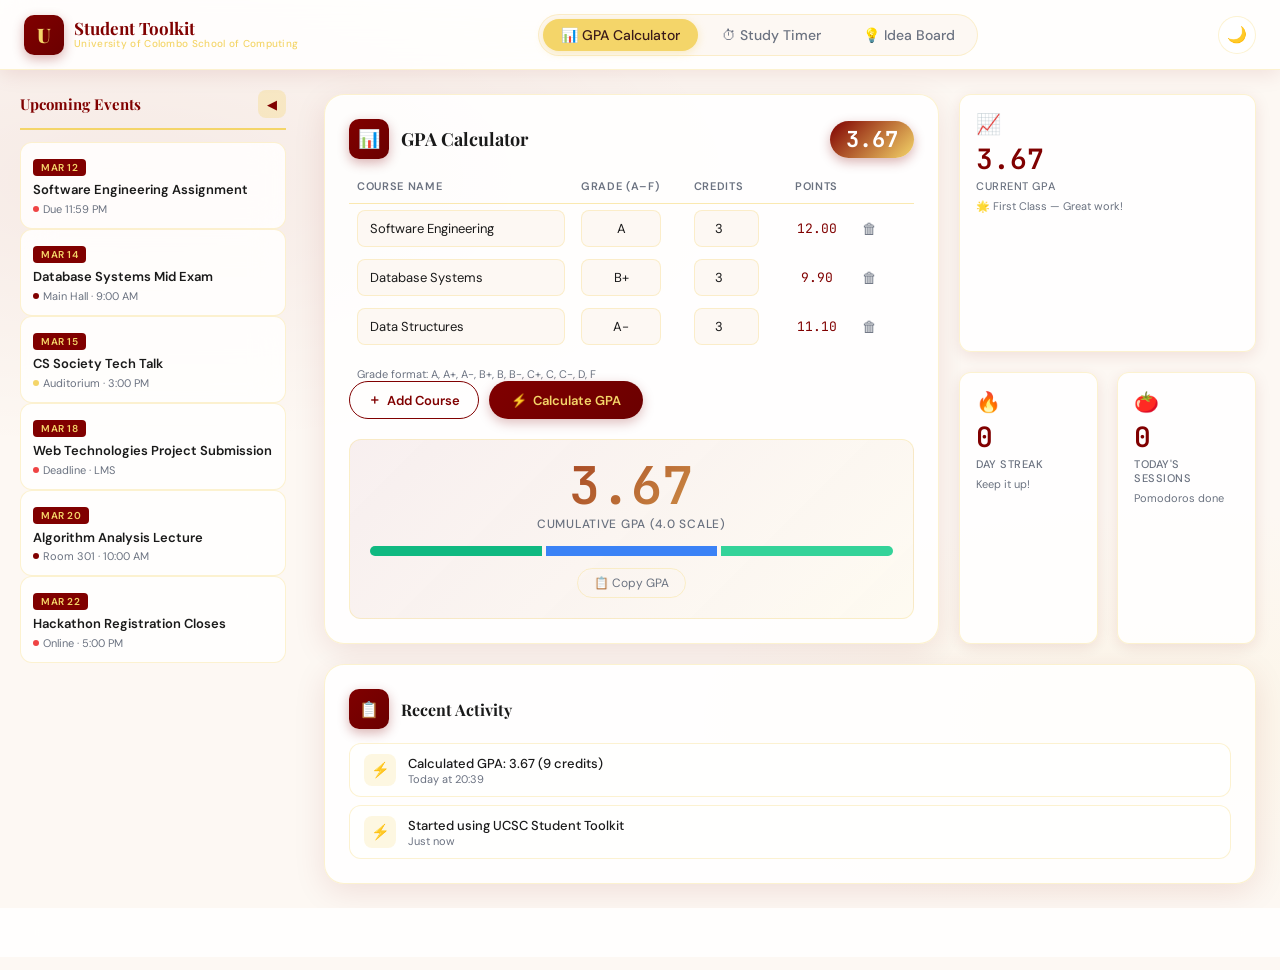
<file: index.html>
<!DOCTYPE html>
<html lang="en" data-theme="light">

<head>
  <meta charset="UTF-8">
  <meta name="viewport" content="width=device-width, initial-scale=1.0">
  <title>UCSC Student Toolkit</title>
  <link rel="preconnect" href="https://fonts.googleapis.com">
  <link
    href="https://fonts.googleapis.com/css2?family=Playfair+Display:wght@700;900&family=DM+Sans:wght@300;400;500;600&family=JetBrains+Mono:wght@400;600&display=swap"
    rel="stylesheet">
  <style>
    /* ══════════════════════════════════════════════
   TOKENS & RESET
══════════════════════════════════════════════ */
    :root {
      --maroon: #800000;
      --maroon-dark: #6B0000;
      --maroon-light: #A52A2A;
      --gold: #F4D569;
      --gold-dim: rgba(244, 213, 105, 0.3);
      --gold-glow: rgba(244, 213, 105, 0.15);
      --bg: #FDF8F3;
      --surface: rgba(255, 255, 255, 0.85);
      --surface-solid: #FFFFFF;
      --border: rgba(244, 213, 105, 0.3);
      --text: #1A1A1A;
      --text-sec: #6B7280;
      --shadow: rgba(128, 0, 0, 0.1);
      --blur: blur(16px) saturate(180%);
      --success: #10B981;
      --warning: #F59E0B;
      --error: #EF4444;
      --sidebar-w: 300px;
      --ib-sidebar-w: 260px;
      --nav-h: 70px;
      --radius: 20px;
      --radius-sm: 12px;
      --gap: 20px;
      --ease: cubic-bezier(0.16, 1, 0.3, 1);
      --spring: cubic-bezier(0.68, -0.45, 0.265, 1.55);
    }

    [data-theme="dark"] {
      --bg: #0F0A0A;
      --surface: rgba(26, 14, 14, 0.88);
      --surface-solid: #1a0a0a;
      --border: rgba(244, 213, 105, 0.15);
      --text: #F9FAFB;
      --text-sec: #9CA3AF;
      --shadow: rgba(0, 0, 0, 0.4);
      --maroon: #A52A2A;
      --gold-glow: rgba(244, 213, 105, 0.08);
    }

    *,
    *::before,
    *::after {
      box-sizing: border-box;
      margin: 0;
      padding: 0
    }

    html {
      scroll-behavior: smooth
    }

    body {
      font-family: 'DM Sans', sans-serif;
      background: var(--bg);
      color: var(--text);
      min-height: 100vh;
      overflow-x: hidden;
      transition: background 0.5s ease, color 0.3s ease;
    }

    button {
      cursor: pointer;
      border: none;
      background: none;
      font-family: inherit
    }

    input,
    select,
    textarea {
      font-family: inherit
    }

    select {
      appearance: none;
      -webkit-appearance: none
    }

    /* ── BG LAYER ── */
    .bg-layer {
      position: fixed;
      inset: 0;
      z-index: -1;
      background: radial-gradient(ellipse 80% 50% at 10% 20%, rgba(128, 0, 0, 0.06) 0%, transparent 60%),
        radial-gradient(ellipse 60% 40% at 90% 80%, rgba(244, 213, 105, 0.08) 0%, transparent 60%), var(--bg);
      transition: all 0.5s ease;
    }

    [data-theme="dark"] .bg-layer {
      background: radial-gradient(ellipse 80% 50% at 10% 20%, rgba(165, 42, 42, 0.12) 0%, transparent 60%),
        radial-gradient(ellipse 60% 40% at 90% 80%, rgba(244, 213, 105, 0.05) 0%, transparent 60%), var(--bg);
    }

    /* ── GLASS ── */
    .glass {
      background: var(--surface);
      backdrop-filter: var(--blur);
      -webkit-backdrop-filter: var(--blur);
      border: 1px solid var(--border);
      box-shadow: 0 8px 32px var(--shadow), inset 0 1px 0 rgba(255, 255, 255, 0.4);
      border-radius: var(--radius);
      transition: all 0.3s cubic-bezier(0.4, 0, 0.2, 1);
    }

    /* ══════════════════════════════════════════════
   NAVBAR
══════════════════════════════════════════════ */
    .navbar {
      position: fixed;
      top: 0;
      left: 0;
      right: 0;
      height: var(--nav-h);
      display: flex;
      align-items: center;
      padding: 0 24px;
      gap: 16px;
      z-index: 200;
      background: var(--surface);
      backdrop-filter: var(--blur);
      -webkit-backdrop-filter: var(--blur);
      border-bottom: 1px solid var(--border);
      box-shadow: 0 4px 20px var(--shadow);
      animation: slideDown 0.6s var(--ease) 0.1s both;
    }

    @keyframes slideDown {
      from {
        transform: translateY(-100%);
        opacity: 0
      }

      to {
        transform: translateY(0);
        opacity: 1
      }
    }

    .logo-wrap {
      display: flex;
      align-items: center;
      gap: 10px;
      text-decoration: none;
      flex-shrink: 0
    }

    .logo-icon {
      width: 40px;
      height: 40px;
      border-radius: 10px;
      background: linear-gradient(135deg, #800000, #6B0000);
      display: flex;
      align-items: center;
      justify-content: center;
      font-family: 'Playfair Display', serif;
      font-weight: 900;
      color: var(--gold);
      font-size: 20px;
      box-shadow: 0 4px 12px rgba(128, 0, 0, 0.3);
      flex-shrink: 0;
    }

    .logo-text {
      flex: 1;
      min-width: 0
    }

    .logo-title {
      font-family: 'Playfair Display', serif;
      font-weight: 700;
      font-size: 17px;
      color: var(--maroon);
      line-height: 1.1;
      white-space: nowrap;
    }

    [data-theme="dark"] .logo-title {
      color: var(--gold)
    }

    .logo-sub {
      font-size: 10px;
      color: var(--gold);
      font-weight: 500;
      letter-spacing: 0.03em;
      white-space: nowrap
    }

    .nav-pills {
      display: flex;
      gap: 6px;
      background: var(--bg);
      border: 1px solid var(--border);
      border-radius: 50px;
      padding: 4px;
      margin: 0 auto;
    }

    [data-theme="dark"] .nav-pills {
      background: rgba(0, 0, 0, 0.3)
    }

    .nav-pill {
      padding: 7px 18px;
      border-radius: 50px;
      font-size: 14px;
      font-weight: 500;
      color: var(--text-sec);
      cursor: pointer;
      transition: all 0.25s cubic-bezier(0.4, 0, 0.2, 1);
      white-space: nowrap;
      text-decoration: none;
      display: inline-flex;
      align-items: center;
      gap: 6px;
      border: none;
      background: none;
    }

    .nav-pill.active {
      background: var(--gold);
      color: #3a1a1a;
      box-shadow: 0 2px 8px rgba(244, 213, 105, 0.4);
    }

    .nav-pill:not(.active):hover {
      color: var(--text);
      background: rgba(128, 0, 0, 0.07)
    }

    .nav-right {
      display: flex;
      align-items: center;
      gap: 10px;
      flex-shrink: 0
    }

    .live-badge {
      display: none;
      align-items: center;
      gap: 6px;
      padding: 4px 12px;
      border-radius: 50px;
      background: rgba(16, 185, 129, 0.12);
      border: 1px solid rgba(16, 185, 129, 0.3);
      font-size: 11px;
      font-weight: 600;
      color: var(--success);
    }

    .live-badge.show {
      display: flex
    }

    .live-dot {
      width: 6px;
      height: 6px;
      border-radius: 50%;
      background: var(--success);
      animation: pulseDot 2s infinite
    }

    @keyframes pulseDot {

      0%,
      100% {
        opacity: 1;
        transform: scale(1)
      }

      50% {
        opacity: 0.6;
        transform: scale(1.4)
      }
    }

    .ib-live-wrap {
      display: flex;
      align-items: center;
      gap: 6px;
      padding: 4px 12px;
      border-radius: 50px;
      background: rgba(16, 185, 129, 0.12);
      border: 1px solid rgba(16, 185, 129, 0.3);
      font-size: 11px;
      font-weight: 600;
      color: var(--success);
    }

    .theme-btn {
      width: 38px;
      height: 38px;
      border-radius: 50%;
      display: flex;
      align-items: center;
      justify-content: center;
      background: var(--surface);
      border: 1px solid var(--border);
      color: var(--text);
      font-size: 16px;
      transition: all 0.3s ease;
    }

    .theme-btn:hover {
      border-color: var(--gold);
      box-shadow: 0 0 12px var(--gold-glow);
      transform: rotate(15deg)
    }

    /* ══════════════════════════════════════════════
   MOBILE TABS
══════════════════════════════════════════════ */
    .mobile-tabs {
      display: none;
      position: fixed;
      bottom: 16px;
      left: 50%;
      transform: translateX(-50%);
      background: var(--surface);
      backdrop-filter: var(--blur);
      -webkit-backdrop-filter: var(--blur);
      border: 1px solid var(--border);
      border-radius: 50px;
      padding: 6px;
      gap: 4px;
      z-index: 100;
      box-shadow: 0 8px 32px var(--shadow);
    }

    .mobile-tab {
      padding: 8px 14px;
      border-radius: 50px;
      font-size: 13px;
      font-weight: 500;
      color: var(--text-sec);
      transition: all 0.2s ease;
      text-decoration: none;
      display: inline-flex;
      align-items: center;
      border: none;
      background: none;
      cursor: pointer;
    }

    .mobile-tab.active {
      background: var(--gold);
      color: #3a1a1a
    }

    /* ══════════════════════════════════════════════
   LAYOUT — TOOLKIT (GPA + TIMER)
══════════════════════════════════════════════ */
    .layout {
      display: flex;
      margin-top: var(--nav-h);
      min-height: calc(100vh - var(--nav-h));
    }

    .sidebar {
      width: var(--sidebar-w);
      flex-shrink: 0;
      position: sticky;
      top: var(--nav-h);
      height: calc(100vh - var(--nav-h));
      overflow-y: auto;
      overflow-x: hidden;
      padding: 20px 14px 20px 20px;
      display: flex;
      flex-direction: column;
      gap: 12px;
      transition: width 0.4s var(--ease);
      scrollbar-width: thin;
      scrollbar-color: var(--gold-dim) transparent;
      animation: fadeInLeft 0.6s ease 0.3s both;
    }

    @keyframes fadeInLeft {
      from {
        opacity: 0;
        transform: translateX(-20px)
      }

      to {
        opacity: 1;
        transform: translateX(0)
      }
    }

    .sidebar.collapsed {
      width: 72px
    }

    .sidebar.collapsed .sb-content {
      display: none
    }

    .sidebar.collapsed .sb-head-title {
      display: none
    }

    .sb-head {
      display: flex;
      align-items: center;
      justify-content: space-between;
      padding-bottom: 10px;
      border-bottom: 2px solid var(--gold);
      flex-shrink: 0;
    }

    .sb-head-title {
      font-family: 'Playfair Display', serif;
      font-size: 15px;
      font-weight: 700;
      color: var(--maroon);
    }

    [data-theme="dark"] .sb-head-title {
      color: var(--gold)
    }

    .collapse-btn {
      width: 28px;
      height: 28px;
      border-radius: 8px;
      display: flex;
      align-items: center;
      justify-content: center;
      background: var(--gold-dim);
      color: var(--maroon);
      font-size: 13px;
      transition: all 0.3s ease;
      flex-shrink: 0;
    }

    [data-theme="dark"] .collapse-btn {
      color: var(--gold)
    }

    .collapse-btn:hover {
      background: var(--gold);
      color: #3a1a1a
    }

    .sidebar.collapsed .collapse-btn {
      transform: rotate(180deg)
    }

    .event-card {
      background: var(--surface);
      backdrop-filter: var(--blur);
      -webkit-backdrop-filter: var(--blur);
      border: 1px solid var(--border);
      border-radius: var(--radius-sm);
      padding: 12px;
      cursor: pointer;
      transition: all 0.2s ease;
      animation: fadeInLeft 0.5s ease both;
      flex-shrink: 0;
    }

    .event-card:hover {
      box-shadow: 0 0 20px rgba(244, 213, 105, 0.3);
      padding-left: 18px;
      background: rgba(128, 0, 0, 0.04);
      border-color: rgba(244, 213, 105, 0.5);
    }

    .event-date {
      font-size: 10px;
      font-weight: 600;
      letter-spacing: 0.05em;
      text-transform: uppercase;
      background: var(--maroon);
      color: var(--gold);
      display: inline-block;
      padding: 2px 8px;
      border-radius: 4px;
      margin-bottom: 6px;
    }

    .event-title {
      font-size: 13px;
      font-weight: 600;
      color: var(--text);
      margin-bottom: 3px;
      line-height: 1.3
    }

    .event-meta {
      font-size: 11px;
      color: var(--text-sec);
      display: flex;
      align-items: center;
      gap: 4px
    }

    .event-dot {
      width: 6px;
      height: 6px;
      border-radius: 50%;
      flex-shrink: 0
    }

    .dot-academic {
      background: var(--maroon)
    }

    .dot-social {
      background: var(--gold)
    }

    .dot-deadline {
      background: var(--error);
      animation: pulseDot 2s infinite
    }

    .main {
      flex: 1;
      padding: 24px;
      display: flex;
      flex-direction: column;
      gap: var(--gap);
      max-width: 100%;
      min-width: 0;
    }

    .panel {
      display: none
    }

    .panel.active {
      display: contents
    }

    /* ── BENTO GRID ── */
    .bento {
      display: grid;
      grid-template-columns: repeat(12, 1fr);
      gap: var(--gap);
      animation: bentoIn 0.7s ease 0.4s both;
    }

    @keyframes bentoIn {
      from {
        opacity: 0;
        transform: scale(0.97)
      }

      to {
        opacity: 1;
        transform: scale(1)
      }
    }

    .bento-8 {
      grid-column: span 8
    }

    .bento-4 {
      grid-column: span 4
    }

    .bento-6 {
      grid-column: span 6
    }

    .bento-3 {
      grid-column: span 3
    }

    .bento-12 {
      grid-column: span 12
    }

    .tool-card {
      background: var(--surface);
      backdrop-filter: var(--blur);
      -webkit-backdrop-filter: var(--blur);
      border: 1px solid var(--border);
      border-radius: var(--radius);
      padding: 24px;
      box-shadow: 0 8px 32px var(--shadow), inset 0 1px 0 rgba(255, 255, 255, 0.4);
      transition: all 0.3s cubic-bezier(0.4, 0, 0.2, 1);
      position: relative;
      overflow: hidden;
    }

    .tool-card::before {
      content: '';
      position: absolute;
      top: 0;
      left: -100%;
      width: 60%;
      height: 100%;
      background: linear-gradient(90deg, transparent, rgba(244, 213, 105, 0.06), transparent);
      animation: shimmer 12s infinite;
      pointer-events: none;
    }

    @keyframes shimmer {
      0% {
        left: -100%
      }

      100% {
        left: 200%
      }
    }

    .card-header {
      display: flex;
      align-items: center;
      gap: 12px;
      margin-bottom: 20px;
      flex-wrap: wrap
    }

    .card-icon {
      width: 40px;
      height: 40px;
      border-radius: 10px;
      background: linear-gradient(135deg, var(--maroon), var(--maroon-dark));
      display: flex;
      align-items: center;
      justify-content: center;
      color: var(--gold);
      font-size: 18px;
      flex-shrink: 0;
      box-shadow: 0 4px 12px rgba(128, 0, 0, 0.3);
    }

    .card-title {
      font-family: 'Playfair Display', serif;
      font-size: 18px;
      font-weight: 700;
      color: var(--text);
    }

    /* ── GPA ── */
    .gpa-badge {
      margin-left: auto;
      background: linear-gradient(135deg, #800000, #F4D569);
      color: #fff;
      font-weight: 700;
      font-size: 22px;
      padding: 4px 16px;
      border-radius: 50px;
      font-family: 'JetBrains Mono', monospace;
      box-shadow: 0 4px 12px rgba(128, 0, 0, 0.3);
      transition: all 0.5s cubic-bezier(0.4, 0, 0.2, 1);
      min-width: 80px;
      text-align: center;
    }

    .course-table {
      width: 100%;
      border-collapse: collapse;
      margin-bottom: 16px
    }

    .course-table th {
      font-size: 11px;
      font-weight: 600;
      text-transform: uppercase;
      letter-spacing: 0.06em;
      color: var(--text-sec);
      padding: 0 8px 10px;
      text-align: left;
      border-bottom: 1px solid var(--border);
    }

    .course-table td {
      padding: 6px 8px;
      vertical-align: middle
    }

    .course-row {
      animation: slideRowIn 0.3s ease both
    }

    @keyframes slideRowIn {
      from {
        opacity: 0;
        transform: translateX(-16px)
      }

      to {
        opacity: 1;
        transform: translateX(0)
      }
    }

    .inp {
      width: 100%;
      padding: 9px 12px;
      background: var(--bg);
      border: 1.5px solid var(--border);
      border-radius: 8px;
      font-size: 13px;
      color: var(--text);
      transition: all 0.2s ease;
      outline: none;
    }

    [data-theme="dark"] .inp {
      background: rgba(0, 0, 0, 0.3)
    }

    .inp:focus {
      border-color: var(--gold);
      box-shadow: 0 0 0 3px rgba(244, 213, 105, 0.15)
    }

    .inp::placeholder {
      color: var(--text-sec)
    }

    .inp-grade {
      width: 80px;
      text-align: center
    }

    .inp-credits {
      width: 65px;
      text-align: center
    }

    .remove-btn {
      width: 30px;
      height: 30px;
      border-radius: 8px;
      display: flex;
      align-items: center;
      justify-content: center;
      color: var(--text-sec);
      font-size: 15px;
      transition: all 0.2s ease;
    }

    .remove-btn:hover {
      background: rgba(239, 68, 68, 0.1);
      color: var(--error)
    }

    .gpa-controls {
      display: flex;
      gap: 10px;
      flex-wrap: wrap;
      margin-bottom: 20px
    }

    .btn-add {
      padding: 9px 18px;
      border-radius: 50px;
      border: 1.5px solid var(--maroon);
      color: var(--maroon);
      font-size: 13px;
      font-weight: 600;
      display: flex;
      align-items: center;
      gap: 6px;
      transition: all 0.25s ease;
    }

    [data-theme="dark"] .btn-add {
      border-color: var(--gold);
      color: var(--gold)
    }

    .btn-add:hover {
      background: var(--maroon);
      color: #fff;
      box-shadow: 0 4px 12px rgba(128, 0, 0, 0.3)
    }

    [data-theme="dark"] .btn-add:hover {
      background: var(--gold);
      color: #3a1a1a
    }

    .btn-calc {
      padding: 9px 22px;
      border-radius: 50px;
      background: linear-gradient(135deg, var(--maroon), var(--maroon-dark));
      color: var(--gold);
      font-size: 13px;
      font-weight: 600;
      display: flex;
      align-items: center;
      gap: 6px;
      transition: all 0.25s ease;
      box-shadow: 0 4px 12px rgba(128, 0, 0, 0.25);
    }

    .btn-calc:hover {
      box-shadow: 0 6px 20px rgba(128, 0, 0, 0.4), 0 0 0 2px rgba(244, 213, 105, 0.3);
      transform: translateY(-1px)
    }

    .gpa-result {
      background: linear-gradient(135deg, rgba(128, 0, 0, 0.06), rgba(244, 213, 105, 0.08));
      border: 1px solid var(--border);
      border-radius: var(--radius-sm);
      padding: 20px;
      text-align: center;
    }

    .gpa-big {
      font-family: 'JetBrains Mono', monospace;
      font-size: 52px;
      font-weight: 600;
      background: linear-gradient(135deg, var(--maroon), var(--gold));
      -webkit-background-clip: text;
      background-clip: text;
      -webkit-text-fill-color: transparent;
      line-height: 1;
      margin-bottom: 4px;
      transition: all 0.5s ease;
    }

    .gpa-label {
      font-size: 12px;
      color: var(--text-sec);
      font-weight: 500;
      text-transform: uppercase;
      letter-spacing: 0.06em
    }

    .grade-bar {
      display: flex;
      gap: 4px;
      margin-top: 14px;
      border-radius: 8px;
      overflow: hidden;
      height: 10px
    }

    .grade-seg {
      height: 100%;
      transition: all 0.6s ease;
    }

    .copy-btn {
      margin-top: 12px;
      padding: 6px 16px;
      border-radius: 50px;
      background: transparent;
      border: 1px solid var(--border);
      font-size: 12px;
      color: var(--text-sec);
      transition: all 0.2s ease;
      display: inline-flex;
      align-items: center;
      gap: 5px;
    }

    .copy-btn:hover {
      border-color: var(--gold);
      color: var(--gold)
    }

    .grade-hint {
      font-size: 11px;
      color: var(--text-sec);
      margin-top: 2px;
      padding: 0 8px;
    }

    /* ── STAT CELLS ── */
    .stat-cell {
      background: var(--surface);
      backdrop-filter: var(--blur);
      -webkit-backdrop-filter: var(--blur);
      border: 1px solid var(--border);
      border-radius: var(--radius-sm);
      padding: 16px;
      display: flex;
      flex-direction: column;
      gap: 6px;
      box-shadow: 0 4px 16px var(--shadow);
      transition: all 0.3s ease;
      animation: popIn 0.6s cubic-bezier(0.34, 1.56, 0.64, 1) both;
    }

    .stat-cell:hover {
      transform: translateY(-3px);
      box-shadow: 0 8px 24px var(--shadow), 0 0 0 1px rgba(244, 213, 105, 0.3)
    }

    @keyframes popIn {
      from {
        opacity: 0;
        transform: scale(0.88)
      }

      to {
        opacity: 1;
        transform: scale(1)
      }
    }

    .stat-cell:nth-child(1) {
      animation-delay: 0.5s
    }

    .stat-cell:nth-child(2) {
      animation-delay: 0.6s
    }

    .stat-cell:nth-child(3) {
      animation-delay: 0.7s
    }

    .stat-icon {
      font-size: 20px;
      margin-bottom: 2px
    }

    .stat-val {
      font-family: 'JetBrains Mono', monospace;
      font-size: 28px;
      font-weight: 600;
      color: var(--maroon);
      line-height: 1;
    }

    [data-theme="dark"] .stat-val {
      color: var(--gold)
    }

    .stat-label {
      font-size: 11px;
      color: var(--text-sec);
      font-weight: 500;
      text-transform: uppercase;
      letter-spacing: 0.05em
    }

    .stat-sub {
      font-size: 11px;
      color: var(--text-sec)
    }

    .streak-flame {
      animation: flicker 1.5s ease-in-out infinite alternate;
      display: inline-block
    }

    @keyframes flicker {
      0% {
        transform: scale(1) rotate(-3deg)
      }

      100% {
        transform: scale(1.15) rotate(3deg)
      }
    }

    /* ── TIMER ── */
    .timer-wrap {
      display: flex;
      flex-direction: column;
      align-items: center;
      gap: 20px
    }

    .timer-ring-wrap {
      position: relative;
      width: 220px;
      height: 220px;
      flex-shrink: 0
    }

    .timer-ring-wrap svg {
      transform: rotate(-90deg)
    }

    .ring-track {
      fill: none;
      stroke: rgba(128, 0, 0, 0.1);
      stroke-width: 8
    }

    [data-theme="dark"] .ring-track {
      stroke: rgba(165, 42, 42, 0.2)
    }

    .ring-prog {
      fill: none;
      stroke: url(#goldGrad);
      stroke-width: 8;
      stroke-linecap: round;
      transition: stroke-dashoffset 0.5s linear;
    }

    .timer-center {
      position: absolute;
      inset: 0;
      display: flex;
      flex-direction: column;
      align-items: center;
      justify-content: center;
      gap: 4px;
    }

    .timer-time {
      font-family: 'JetBrains Mono', monospace;
      font-size: 42px;
      font-weight: 600;
      color: var(--maroon);
      letter-spacing: -0.02em;
      transition: all 0.3s ease;
    }

    [data-theme="dark"] .timer-time {
      color: var(--gold)
    }

    .timer-mode {
      font-size: 11px;
      font-weight: 600;
      text-transform: uppercase;
      letter-spacing: 0.1em;
      color: var(--text-sec);
    }

    .timer-active .timer-ring-wrap {
      animation: breathe 4s ease-in-out infinite
    }

    @keyframes breathe {

      0%,
      100% {
        transform: scale(1)
      }

      50% {
        transform: scale(1.015)
      }
    }

    .timer-btns {
      display: flex;
      align-items: center;
      gap: 12px
    }

    .timer-main-btn {
      width: 64px;
      height: 64px;
      border-radius: 50%;
      background: linear-gradient(135deg, var(--maroon), var(--maroon-dark));
      color: var(--gold);
      font-size: 22px;
      display: flex;
      align-items: center;
      justify-content: center;
      box-shadow: 0 6px 20px rgba(128, 0, 0, 0.35);
      transition: all 0.25s ease;
    }

    .timer-main-btn:hover {
      box-shadow: 0 8px 28px rgba(128, 0, 0, 0.5);
      transform: scale(1.05)
    }

    .timer-main-btn:active {
      transform: scale(0.95)
    }

    .timer-active .timer-main-btn {
      animation: btnPulse 2s ease-in-out infinite
    }

    @keyframes btnPulse {

      0%,
      100% {
        box-shadow: 0 6px 20px rgba(128, 0, 0, 0.35)
      }

      50% {
        box-shadow: 0 6px 20px rgba(128, 0, 0, 0.35), 0 0 0 8px rgba(128, 0, 0, 0.1)
      }
    }

    .timer-sm-btn {
      width: 44px;
      height: 44px;
      border-radius: 50%;
      background: var(--surface);
      border: 1.5px solid var(--border);
      color: var(--text-sec);
      font-size: 16px;
      display: flex;
      align-items: center;
      justify-content: center;
      transition: all 0.25s ease;
    }

    .timer-sm-btn:hover {
      border-color: var(--maroon);
      color: var(--maroon);
      transform: scale(1.05)
    }

    [data-theme="dark"] .timer-sm-btn:hover {
      border-color: var(--gold);
      color: var(--gold)
    }

    .session-dots {
      display: flex;
      gap: 6px;
      margin-top: 4px
    }

    .s-dot {
      width: 10px;
      height: 10px;
      border-radius: 50%;
      background: rgba(128, 0, 0, 0.15);
      transition: all 0.3s ease;
    }

    .s-dot.done {
      background: var(--maroon)
    }

    [data-theme="dark"] .s-dot.done {
      background: var(--gold)
    }

    .mode-pills {
      display: flex;
      gap: 6px;
      margin-top: 4px
    }

    .mode-pill {
      padding: 5px 12px;
      border-radius: 50px;
      font-size: 12px;
      font-weight: 600;
      color: var(--text-sec);
      border: 1px solid var(--border);
      cursor: pointer;
      transition: all 0.2s ease;
    }

    .mode-pill.active {
      background: var(--maroon);
      color: var(--gold);
      border-color: var(--maroon)
    }

    [data-theme="dark"] .mode-pill.active {
      background: var(--gold);
      color: #3a1a1a;
      border-color: var(--gold)
    }

    /* ── ACTIVITY ── */
    .activity-list {
      display: flex;
      flex-direction: column;
      gap: 8px;
      max-height: 300px;
      overflow-y: auto;
      scrollbar-width: thin;
      scrollbar-color: var(--gold-dim) transparent
    }

    .activity-item {
      display: flex;
      align-items: center;
      gap: 12px;
      padding: 10px 14px;
      border-radius: var(--radius-sm);
      background: rgba(255, 255, 255, 0.5);
      border: 1px solid var(--border);
      transition: all 0.2s ease;
    }

    [data-theme="dark"] .activity-item {
      background: rgba(255, 255, 255, 0.03)
    }

    .activity-item:hover {
      background: rgba(244, 213, 105, 0.08);
      transform: translateX(4px)
    }

    .act-ico {
      width: 32px;
      height: 32px;
      border-radius: 8px;
      display: flex;
      align-items: center;
      justify-content: center;
      font-size: 15px;
      flex-shrink: 0;
    }

    .act-green {
      background: rgba(16, 185, 129, 0.15);
      color: var(--success)
    }

    .act-gold {
      background: rgba(244, 213, 105, 0.2);
      color: var(--warning)
    }

    .act-maroon {
      background: rgba(128, 0, 0, 0.1);
      color: var(--maroon)
    }

    [data-theme="dark"] .act-maroon {
      color: var(--gold)
    }

    .act-info {
      flex: 1;
      min-width: 0
    }

    .act-title-t {
      font-size: 13px;
      font-weight: 500;
      color: var(--text)
    }

    .act-time-t {
      font-size: 11px;
      color: var(--text-sec)
    }

    /* ── TIMER SETTINGS MODAL ── */
    .modal-overlay {
      display: none;
      position: fixed;
      inset: 0;
      z-index: 500;
      background: rgba(0, 0, 0, 0.4);
      backdrop-filter: blur(4px);
      align-items: center;
      justify-content: center;
    }

    .modal-overlay.open {
      display: flex;
      animation: fadeIn 0.2s ease
    }

    @keyframes fadeIn {
      from {
        opacity: 0
      }

      to {
        opacity: 1
      }
    }

    .modal-box {
      background: var(--surface-solid);
      border: 1px solid var(--border);
      border-radius: var(--radius);
      padding: 28px;
      width: 360px;
      max-width: 90vw;
      animation: scaleIn 0.25s cubic-bezier(0.34, 1.56, 0.64, 1);
    }

    @keyframes scaleIn {
      from {
        opacity: 0;
        transform: scale(0.88)
      }

      to {
        opacity: 1;
        transform: scale(1)
      }
    }

    .modal-box h3 {
      font-family: 'Playfair Display', serif;
      font-size: 20px;
      color: var(--maroon);
      margin-bottom: 20px
    }

    [data-theme="dark"] .modal-box h3 {
      color: var(--gold)
    }

    .modal-row {
      margin-bottom: 16px
    }

    .modal-label {
      font-size: 13px;
      font-weight: 600;
      color: var(--text);
      margin-bottom: 6px;
      display: flex;
      justify-content: space-between
    }

    .range-slider {
      width: 100%;
      -webkit-appearance: none;
      height: 5px;
      border-radius: 10px;
      background: linear-gradient(to right, var(--maroon) 0%, var(--maroon) 50%, rgba(128, 0, 0, 0.15) 50%);
      outline: none;
      cursor: pointer;
      transition: background 0.2s;
    }

    .range-slider::-webkit-slider-thumb {
      -webkit-appearance: none;
      width: 18px;
      height: 18px;
      border-radius: 50%;
      background: var(--gold);
      border: 2px solid var(--maroon);
      cursor: pointer;
      box-shadow: 0 2px 6px rgba(128, 0, 0, 0.3);
    }

    .modal-footer {
      display: flex;
      justify-content: flex-end;
      gap: 8px;
      margin-top: 20px
    }

    .btn-close-modal {
      padding: 8px 18px;
      border-radius: 50px;
      border: 1px solid var(--border);
      color: var(--text-sec);
      font-size: 13px;
      transition: all 0.2s ease;
    }

    .btn-close-modal:hover {
      background: rgba(128, 0, 0, 0.06)
    }

    .btn-save-modal {
      padding: 8px 18px;
      border-radius: 50px;
      background: var(--maroon);
      color: var(--gold);
      font-size: 13px;
      font-weight: 600;
      transition: all 0.2s ease;
    }

    .btn-save-modal:hover {
      box-shadow: 0 4px 12px rgba(128, 0, 0, 0.3)
    }

    .toggle-wrap {
      display: flex;
      align-items: center;
      gap: 10px
    }

    .toggle-switch {
      position: relative;
      width: 44px;
      height: 24px;
      cursor: pointer;
    }

    .toggle-switch input {
      opacity: 0;
      width: 0;
      height: 0
    }

    .toggle-slider {
      position: absolute;
      inset: 0;
      background: rgba(128, 0, 0, 0.15);
      border-radius: 50px;
      transition: 0.3s;
      border: 1px solid var(--border);
    }

    .toggle-slider::before {
      content: '';
      position: absolute;
      width: 18px;
      height: 18px;
      background: var(--maroon);
      border-radius: 50%;
      top: 2px;
      left: 2px;
      transition: 0.3s;
    }

    input:checked+.toggle-slider::before {
      transform: translateX(20px)
    }

    [data-theme="dark"] .toggle-slider::before {
      background: var(--gold)
    }

    /* ══════════════════════════════════════════════
   IDEA BOARD PANEL
══════════════════════════════════════════════ */
    #panel-ideas {
      display: none;
      margin-top: var(--nav-h);
    }

    #panel-ideas.active {
      display: flex;
      min-height: calc(100vh - var(--nav-h));
    }

    /* IB left sidebar */
    .ib-sidebar {
      width: var(--ib-sidebar-w);
      flex-shrink: 0;
      position: sticky;
      top: var(--nav-h);
      height: calc(100vh - var(--nav-h));
      overflow-y: auto;
      overflow-x: hidden;
      padding: 16px 12px;
      display: flex;
      flex-direction: column;
      gap: 16px;
      background: var(--surface);
      backdrop-filter: var(--blur);
      -webkit-backdrop-filter: var(--blur);
      border-right: 1px solid var(--border);
      scrollbar-width: none;
      transition: width 0.4s var(--ease);
    }

    .ib-sidebar::-webkit-scrollbar {
      display: none
    }

    body.ib-sb-collapsed .ib-sidebar {
      width: 0;
      padding: 0;
      overflow: hidden;
    }

    .ib-sb-section {
      display: flex;
      flex-direction: column;
      gap: 4px;
    }

    .ib-sb-label {
      font-size: 10px;
      font-weight: 700;
      letter-spacing: 0.09em;
      text-transform: uppercase;
      color: var(--text-sec);
      padding: 0 8px;
      margin-bottom: 3px;
    }

    .ib-sb-btn {
      display: flex;
      align-items: center;
      gap: 10px;
      padding: 9px 10px;
      border-radius: var(--radius-sm);
      border: none;
      background: transparent;
      color: var(--text-sec);
      font: inherit;
      font-size: 14px;
      font-weight: 500;
      cursor: pointer;
      transition: all 0.2s ease;
      white-space: nowrap;
      width: 100%;
      text-align: left;
    }

    .ib-sb-btn svg {
      flex-shrink: 0;
      width: 16px;
      height: 16px;
    }

    .ib-sb-btn:hover {
      background: rgba(128, 0, 0, 0.08);
      color: var(--maroon);
    }

    .ib-sb-btn.active {
      background: linear-gradient(135deg, rgba(128, 0, 0, 0.13), rgba(244, 213, 105, 0.10));
      color: var(--maroon);
      font-weight: 600;
      border-left: 3px solid var(--maroon);
    }

    .ib-badge {
      margin-left: auto;
      background: var(--maroon);
      color: var(--gold);
      border-radius: 20px;
      padding: 1px 7px;
      font-size: 10px;
      font-weight: 700;
    }

    .tag-cloud {
      display: flex;
      flex-wrap: wrap;
      gap: 5px;
      padding: 2px 4px;
    }

    .tag-pill {
      padding: 4px 10px;
      border-radius: 20px;
      font-size: 11px;
      font-weight: 600;
      border: 1px solid var(--border);
      background: var(--surface);
      color: var(--text-sec);
      cursor: pointer;
      transition: all 0.2s ease;
    }

    .tag-pill:hover,
    .tag-pill.active {
      background: linear-gradient(135deg, var(--maroon), var(--maroon-dark));
      color: var(--gold);
      border-color: transparent;
    }

    .members-list {
      display: flex;
      flex-direction: column;
      gap: 3px;
    }

    .member-row {
      display: flex;
      align-items: center;
      gap: 9px;
      padding: 6px 10px;
      border-radius: var(--radius-sm);
      transition: background 0.2s ease;
    }

    .member-row:hover {
      background: rgba(128, 0, 0, 0.07);
    }

    .av-sm {
      width: 26px;
      height: 26px;
      border-radius: 50%;
      flex-shrink: 0;
      display: flex;
      align-items: center;
      justify-content: center;
      font-size: 10px;
      font-weight: 700;
      color: #fff;
    }

    .member-name-t {
      font-size: 13px;
      font-weight: 600;
      color: var(--text);
    }

    .member-count-t {
      font-size: 11px;
      color: var(--text-sec);
    }

    /* IB main */
    .ib-main {
      flex: 1;
      padding: 24px 24px 100px;
      max-width: 100%;
      min-width: 0;
      position: relative;
    }

    /* Stats */
    .stats-grid {
      display: grid;
      grid-template-columns: repeat(4, 1fr);
      gap: 14px;
      margin-bottom: 22px;
    }

    .stat-card {
      border-radius: var(--radius);
      padding: 20px 22px;
      display: flex;
      flex-direction: column;
      gap: 6px;
      position: relative;
      overflow: hidden;
      cursor: default;
      opacity: 0;
      transform: translateY(20px) scale(0.96);
      animation: cardIn 0.55s var(--ease) forwards;
      transition: transform 0.22s ease, box-shadow 0.22s ease;
    }

    .stat-card:hover {
      transform: translateY(-4px) scale(1.02);
    }

    .stat-card::before {
      content: '';
      position: absolute;
      top: -50%;
      right: -15%;
      width: 120px;
      height: 120px;
      border-radius: 50%;
      background: radial-gradient(circle, rgba(255, 255, 255, 0.18) 0%, transparent 70%);
      pointer-events: none;
    }

    .sc1 {
      background: linear-gradient(135deg, #800000, #A52A2A);
      animation-delay: .18s;
    }

    .sc2 {
      background: linear-gradient(135deg, #6B0000, #800000);
      animation-delay: .26s;
    }

    .sc3 {
      background: linear-gradient(135deg, #9B4700, #C86400);
      animation-delay: .34s;
    }

    .sc4 {
      background: linear-gradient(135deg, #4a0060, #7B00A0);
      animation-delay: .42s;
    }

    .sc-label {
      font-size: 11px;
      font-weight: 700;
      letter-spacing: .06em;
      text-transform: uppercase;
      color: rgba(255, 255, 255, 0.75);
    }

    .sc-num {
      font-size: 2.2rem;
      font-weight: 800;
      color: #fff;
      line-height: 1;
    }

    .sc-sub {
      font-size: 12px;
      font-weight: 500;
      color: rgba(255, 255, 255, 0.68);
    }

    .sc-ico {
      position: absolute;
      top: 16px;
      right: 18px;
      opacity: .2;
      color: #fff;
    }

    .week-bars {
      display: flex;
      align-items: flex-end;
      gap: 4px;
      height: 34px;
      margin-top: 3px;
    }

    .wbar {
      flex: 1;
      border-radius: 4px 4px 0 0;
      background: rgba(255, 255, 255, 0.35);
      min-height: 4px;
      transition: height 0.6s var(--ease);
    }

    .mini-bars {
      display: flex;
      align-items: flex-end;
      gap: 4px;
      height: 34px;
      margin-top: 3px;
    }

    .mbar {
      width: 9px;
      border-radius: 3px 3px 0 0;
      background: rgba(255, 255, 255, 0.55);
      animation: barUp .8s var(--ease) forwards;
    }

    .mbar:nth-child(1) {
      --bh: 50%;
      animation-delay: .5s
    }

    .mbar:nth-child(2) {
      --bh: 80%;
      animation-delay: .58s
    }

    .mbar:nth-child(3) {
      --bh: 60%;
      animation-delay: .66s
    }

    .mbar:nth-child(4) {
      --bh: 100%;
      animation-delay: .74s
    }

    .mbar:nth-child(5) {
      --bh: 75%;
      animation-delay: .82s
    }

    @keyframes barUp {
      from {
        height: 0
      }

      to {
        height: var(--bh)
      }
    }

    /* Toolbar */
    .ib-toolbar {
      display: flex;
      align-items: center;
      gap: 10px;
      margin-bottom: 18px;
      flex-wrap: wrap;
      opacity: 0;
      animation: fadeUp .5s ease .48s forwards;
    }

    @keyframes fadeUp {
      from {
        opacity: 0;
        transform: translateY(14px)
      }

      to {
        opacity: 1;
        transform: none
      }
    }

    .search-wrap {
      flex: 1;
      min-width: 180px;
      position: relative;
      display: flex;
      align-items: center;
    }

    .search-wrap svg {
      position: absolute;
      left: 13px;
      color: var(--text-sec);
      pointer-events: none;
      flex-shrink: 0;
    }

    .search-input {
      width: 100%;
      padding: 9px 13px 9px 40px;
      border-radius: 13px;
      border: 1px solid var(--border);
      background: var(--surface);
      backdrop-filter: blur(12px);
      color: var(--text);
      font: inherit;
      font-size: 14px;
      outline: none;
      transition: all .25s ease;
    }

    .search-input::placeholder {
      color: var(--text-sec);
    }

    .search-input:focus {
      border-color: var(--gold);
      box-shadow: 0 0 0 3px rgba(244, 213, 105, .18);
    }

    .view-toggle {
      display: flex;
      border-radius: 11px;
      border: 1px solid var(--border);
      overflow: hidden;
      background: var(--surface);
      backdrop-filter: blur(10px);
    }

    .view-btn {
      padding: 8px 12px;
      border: none;
      background: transparent;
      color: var(--text-sec);
      cursor: pointer;
      transition: all .2s ease;
      display: flex;
      align-items: center;
    }

    .view-btn.active {
      background: var(--maroon);
      color: var(--gold);
    }

    .view-btn:hover:not(.active) {
      background: rgba(128, 0, 0, 0.08);
      color: var(--maroon);
    }

    .sort-select {
      padding: 8px 12px;
      border-radius: 11px;
      border: 1px solid var(--border);
      background: var(--surface);
      backdrop-filter: blur(10px);
      color: var(--text);
      font: inherit;
      font-size: 13px;
      outline: none;
      cursor: pointer;
    }

    /* Idea cards */
    .section-title {
      font-size: 15px;
      font-weight: 700;
      color: var(--text);
      display: flex;
      align-items: center;
      gap: 8px;
      margin-bottom: 14px;
    }

    .ideas-grid {
      display: grid;
      grid-template-columns: repeat(auto-fill, minmax(272px, 1fr));
      gap: 14px;
    }

    .ideas-grid.list-view {
      grid-template-columns: 1fr;
    }

    .idea-card {
      border-radius: var(--radius);
      padding: 18px 20px;
      cursor: pointer;
      position: relative;
      overflow: hidden;
      display: flex;
      flex-direction: column;
      gap: 10px;
      background: var(--surface);
      backdrop-filter: blur(20px) saturate(180%);
      -webkit-backdrop-filter: blur(20px) saturate(180%);
      border: 1px solid var(--border);
      box-shadow: 0 4px 24px -4px rgba(128, 0, 0, 0.10), inset 0 1px 0 rgba(255, 255, 255, 0.6);
      opacity: 0;
      transform: translateY(18px) scale(.97);
      transition: transform .22s ease, box-shadow .22s ease, border-color .22s ease, opacity .3s ease;
    }

    .idea-card.visible {
      opacity: 1;
      transform: none;
    }

    .idea-card:hover {
      transform: translateY(-5px) scale(1.015);
      box-shadow: 0 12px 40px -8px rgba(128, 0, 0, 0.18), 0 4px 16px -4px rgba(0, 0, 0, 0.10);
      border-color: rgba(244, 213, 105, 0.4);
    }

    .idea-card::after {
      content: '';
      position: absolute;
      top: -100%;
      left: -60%;
      width: 35%;
      height: 300%;
      background: linear-gradient(105deg, transparent, rgba(255, 255, 255, .13), transparent);
      opacity: 0;
      pointer-events: none;
      transition: top .6s ease, opacity .4s ease;
    }

    .idea-card:hover::after {
      top: -10%;
      opacity: 1;
    }

    .card-cat {
      display: inline-block;
      font-size: 10px;
      font-weight: 700;
      letter-spacing: .05em;
      text-transform: uppercase;
      padding: 3px 9px;
      border-radius: 20px;
      align-self: flex-start;
    }

    .cat-blue {
      background: rgba(128, 0, 0, 0.1);
      color: var(--maroon);
    }

    .cat-green {
      background: rgba(107, 0, 0, 0.1);
      color: #6B0000;
    }

    .cat-purple {
      background: rgba(155, 34, 38, 0.1);
      color: #9B2226;
    }

    .cat-orange {
      background: rgba(155, 71, 0, 0.1);
      color: #9B4700;
    }

    .cat-red {
      background: rgba(202, 103, 2, 0.1);
      color: #CA6702;
    }

    .card-title-t {
      font-size: 15px;
      font-weight: 700;
      color: var(--text);
      line-height: 1.35;
    }

    .card-desc-t {
      font-size: 13px;
      color: var(--text-sec);
      line-height: 1.55;
      max-height: 0;
      overflow: hidden;
      transition: max-height .4s ease;
    }

    .idea-card.expanded .card-desc-t {
      max-height: 200px;
    }

    .card-tags {
      display: flex;
      flex-wrap: wrap;
      gap: 4px;
    }

    .card-tag {
      font-size: 11px;
      font-weight: 600;
      padding: 3px 8px;
      border-radius: 20px;
      border: 1px solid var(--border);
      color: var(--text-sec);
      background: rgba(255, 255, 255, .25);
      cursor: pointer;
      transition: all .2s ease;
    }

    [data-theme="dark"] .card-tag {
      background: rgba(255, 255, 255, .06);
    }

    .card-tag:hover {
      background: var(--maroon);
      color: var(--gold);
      border-color: transparent;
    }

    .card-footer-t {
      display: flex;
      align-items: center;
      gap: 8px;
      margin-top: auto;
    }

    .card-author-t {
      display: flex;
      align-items: center;
      gap: 7px;
      flex: 1;
      min-width: 0;
    }

    .author-name-t {
      font-size: 12px;
      font-weight: 600;
      color: var(--text-sec);
      white-space: nowrap;
      overflow: hidden;
      text-overflow: ellipsis;
    }

    .card-time-t {
      font-size: 11px;
      color: var(--text-sec);
    }

    .vote-btn {
      display: flex;
      align-items: center;
      gap: 5px;
      padding: 5px 10px;
      border-radius: 20px;
      border: 1px solid var(--border);
      background: transparent;
      color: var(--text-sec);
      font: inherit;
      font-size: 12px;
      font-weight: 700;
      cursor: pointer;
      transition: all .2s ease;
      flex-shrink: 0;
    }

    .vote-btn:hover {
      background: rgba(128, 0, 0, .08);
      border-color: rgba(128, 0, 0, .3);
      color: var(--maroon);
    }

    .vote-btn.voted {
      background: rgba(128, 0, 0, .10);
      border-color: rgba(128, 0, 0, .35);
      color: var(--maroon);
    }

    .vote-btn svg {
      transition: transform .35s var(--spring);
    }

    .vote-btn.voted svg,
    .vote-btn:hover svg {
      fill: var(--maroon);
      stroke: var(--maroon);
    }

    .del-btn {
      width: 26px;
      height: 26px;
      border-radius: 8px;
      border: 1px solid transparent;
      background: transparent;
      color: var(--text-sec);
      cursor: pointer;
      display: flex;
      align-items: center;
      justify-content: center;
      opacity: 0;
      transition: all .2s ease;
      flex-shrink: 0;
    }

    .idea-card:hover .del-btn {
      opacity: 1;
    }

    .del-btn:hover {
      background: rgba(239, 68, 68, .12);
      color: var(--error);
      border-color: rgba(239, 68, 68, .3);
    }

    .ideas-grid.list-view .idea-card {
      flex-direction: row;
      align-items: center;
      padding: 12px 16px;
      gap: 14px;
    }

    .ideas-grid.list-view .card-tags,
    .ideas-grid.list-view .card-desc-t {
      display: none;
    }

    .ideas-grid.list-view .card-footer-t {
      margin-top: 0;
      flex-shrink: 0;
    }

    .ib-empty {
      grid-column: 1/-1;
      display: flex;
      flex-direction: column;
      align-items: center;
      gap: 12px;
      padding: 64px 20px;
      text-align: center;
    }

    .ib-empty-icon {
      font-size: 44px;
      animation: float 3s ease-in-out infinite;
    }

    @keyframes float {

      0%,
      100% {
        transform: translateY(0);
      }

      50% {
        transform: translateY(-10px);
      }
    }

    .ib-empty-title {
      font-size: 17px;
      font-weight: 700;
      color: var(--text);
    }

    .ib-empty-sub {
      font-size: 13px;
      color: var(--text-sec);
    }

    /* FAB */
    .fab {
      position: fixed;
      bottom: 28px;
      right: 28px;
      z-index: 200;
      width: 56px;
      height: 56px;
      border-radius: 50%;
      background: linear-gradient(135deg, var(--maroon), var(--maroon-dark));
      border: none;
      cursor: pointer;
      color: var(--gold);
      display: none;
      align-items: center;
      justify-content: center;
      box-shadow: 0 8px 24px -4px rgba(128, 0, 0, .45);
      transition: all .3s var(--spring);
    }

    .fab svg {
      transition: transform .35s var(--spring);
    }

    .fab:hover {
      transform: scale(1.1) translateY(-2px);
      box-shadow: 0 14px 32px -4px rgba(128, 0, 0, .55);
    }

    .fab.active svg {
      transform: rotate(45deg);
    }

    #panel-ideas.active~.fab,
    .panel-ideas-active .fab {
      display: flex;
    }

    /* IB Modal */
    .ib-modal-overlay {
      position: fixed;
      inset: 0;
      z-index: 500;
      background: rgba(0, 0, 0, .38);
      backdrop-filter: blur(6px);
      display: flex;
      align-items: center;
      justify-content: center;
      padding: 20px;
      opacity: 0;
      pointer-events: none;
      transition: opacity .3s ease;
    }

    .ib-modal-overlay.open {
      opacity: 1;
      pointer-events: all;
    }

    .ib-modal {
      width: 100%;
      max-width: 490px;
      border-radius: 26px;
      padding: 30px;
      background: var(--surface-solid);
      backdrop-filter: blur(40px) saturate(200%);
      -webkit-backdrop-filter: blur(40px) saturate(200%);
      border: 1px solid var(--border);
      box-shadow: 0 24px 80px -16px rgba(0, 0, 0, .25);
      transform: scale(.9) translateY(16px);
      transition: transform .4s var(--ease);
    }

    .ib-modal-overlay.open .ib-modal {
      transform: scale(1) translateY(0);
    }

    .ib-modal-hdr {
      display: flex;
      align-items: center;
      justify-content: space-between;
      margin-bottom: 22px;
    }

    .ib-modal-title {
      font-size: 18px;
      font-weight: 800;
      color: var(--text);
    }

    .ib-modal-close {
      width: 34px;
      height: 34px;
      border-radius: 50%;
      border: 1px solid var(--border);
      background: var(--surface);
      color: var(--text-sec);
      cursor: pointer;
      display: flex;
      align-items: center;
      justify-content: center;
      transition: all .2s ease;
    }

    .ib-modal-close:hover {
      background: rgba(239, 68, 68, .12);
      color: var(--error);
    }

    .field {
      display: flex;
      flex-direction: column;
      gap: 5px;
      margin-bottom: 14px;
    }

    .field-label {
      font-size: 12px;
      font-weight: 600;
      color: var(--text-sec);
    }

    .field-input,
    .field-textarea,
    .field-select {
      padding: 10px 13px;
      border-radius: 11px;
      border: 1px solid var(--border);
      background: var(--surface);
      color: var(--text);
      font: inherit;
      font-size: 14px;
      outline: none;
      width: 100%;
      transition: all .25s ease;
    }

    .field-textarea {
      resize: vertical;
      min-height: 76px;
    }

    .field-input:focus,
    .field-textarea:focus,
    .field-select:focus {
      border-color: var(--gold);
      box-shadow: 0 0 0 3px rgba(244, 213, 105, .18);
    }

    .field-input.error {
      border-color: var(--error);
      box-shadow: 0 0 0 3px rgba(239, 68, 68, .12);
    }

    .chips-wrap {
      display: flex;
      flex-wrap: wrap;
      gap: 6px;
      align-items: center;
      padding: 7px 10px;
      border-radius: 11px;
      border: 1px solid var(--border);
      background: var(--surface);
      min-height: 42px;
      cursor: text;
      transition: all .25s ease;
    }

    .chips-wrap:focus-within {
      border-color: var(--gold);
      box-shadow: 0 0 0 3px rgba(244, 213, 105, .18);
    }

    .chip {
      display: flex;
      align-items: center;
      gap: 4px;
      padding: 3px 8px;
      border-radius: 20px;
      font-size: 11px;
      font-weight: 600;
      background: linear-gradient(135deg, rgba(128, 0, 0, .13), rgba(244, 213, 105, .12));
      color: var(--maroon);
      border: 1px solid rgba(128, 0, 0, .22);
      animation: chipIn .28s var(--spring);
    }

    @keyframes chipIn {
      from {
        transform: scale(.6);
        opacity: 0;
      }

      to {
        transform: scale(1);
        opacity: 1;
      }
    }

    .chip-x {
      cursor: pointer;
      opacity: .55;
      font-size: 14px;
      line-height: 1;
    }

    .chip-x:hover {
      opacity: 1;
    }

    .chips-input {
      border: none;
      background: transparent;
      font: inherit;
      font-size: 13px;
      color: var(--text);
      outline: none;
      min-width: 70px;
      flex: 1;
    }

    .submit-btn {
      width: 100%;
      padding: 12px;
      margin-top: 4px;
      background: linear-gradient(135deg, var(--maroon), var(--maroon-dark));
      border: none;
      border-radius: 13px;
      color: #fff;
      font: inherit;
      font-size: 15px;
      font-weight: 700;
      cursor: pointer;
      transition: all .3s ease;
    }

    .submit-btn:hover {
      transform: translateY(-2px);
      box-shadow: 0 8px 24px -4px rgba(128, 0, 0, .45);
      color: var(--gold);
    }

    /* Toast */
    .toast-wrap {
      position: fixed;
      bottom: 96px;
      right: 26px;
      z-index: 600;
      display: flex;
      flex-direction: column;
      gap: 7px;
    }

    .toast {
      padding: 11px 16px;
      border-radius: 13px;
      background: var(--surface);
      backdrop-filter: blur(20px);
      border: 1px solid var(--border);
      font-size: 13px;
      font-weight: 600;
      color: var(--text);
      display: flex;
      align-items: center;
      gap: 8px;
      max-width: 270px;
      transform: translateX(110%);
      opacity: 0;
      animation: toastIn .4s var(--spring) forwards, toastOut .4s ease 2.8s forwards;
    }

    @keyframes toastIn {
      to {
        transform: translateX(0);
        opacity: 1;
      }
    }

    @keyframes toastOut {
      to {
        transform: translateX(115%);
        opacity: 0;
      }
    }

    /* Confetti */
    #confetti-canvas {
      position: fixed;
      inset: 0;
      z-index: 9999;
      pointer-events: none;
    }

    /* Confetti pieces (toolkit) */
    .confetti-piece {
      position: fixed;
      width: 8px;
      height: 8px;
      border-radius: 2px;
      pointer-events: none;
      z-index: 9999;
      animation: confettiFall 1.5s ease-in both;
    }

    @keyframes confettiFall {
      0% {
        transform: translateY(-20px) rotate(0deg);
        opacity: 1
      }

      100% {
        transform: translateY(100vh) rotate(720deg);
        opacity: 0
      }
    }

    /* Footer */
    .footer {
      text-align: center;
      padding: 16px 24px;
      font-size: 12px;
      color: var(--text-sec);
      border-top: 1px solid var(--border);
      background: var(--surface);
      backdrop-filter: var(--blur);
      -webkit-backdrop-filter: var(--blur);
    }

    /* ══════════════════════════════════════════════
   RESPONSIVE
══════════════════════════════════════════════ */
    @media(max-width:1100px) {

      .bento-8,
      .bento-4,
      .bento-6 {
        grid-column: span 12
      }

      .bento-3 {
        grid-column: span 6
      }
    }

    @media(max-width:900px) {
      .sidebar {
        display: none
      }

      .main {
        padding: 16px
      }

      .bento {
        grid-template-columns: 1fr
      }

      .bento-8,
      .bento-4,
      .bento-6,
      .bento-3,
      .bento-12 {
        grid-column: span 1
      }

      .nav-pills {
        display: none
      }

      .mobile-tabs {
        display: flex
      }

      :root {
        --nav-h: 60px
      }

      .stats-grid {
        grid-template-columns: repeat(2, 1fr);
      }

      .ib-sidebar {
        transform: translateX(-100%);
        width: 260px !important;
        position: fixed;
        top: 0;
        bottom: 0;
        z-index: 300;
        box-shadow: 4px 0 40px rgba(0, 0, 0, .18);
        padding-top: var(--nav-h);
      }

      body.ib-sb-open .ib-sidebar {
        transform: translateX(0);
      }

      body.ib-sb-collapsed .ib-sidebar {
        transform: translateX(-100%);
        width: 260px !important;
      }

      .ib-main {
        padding: 14px 12px 88px;
      }

      .fab {
        bottom: 80px;
        right: 18px;
      }
    }

    @media(max-width:600px) {
      .logo-sub {
        display: none
      }

      .gpa-big {
        font-size: 40px
      }

      .timer-time {
        font-size: 34px
      }

      .timer-main-btn {
        width: 56px;
        height: 56px;
        font-size: 20px
      }

      .stats-grid {
        grid-template-columns: 1fr 1fr;
        gap: 10px
      }

      .ideas-grid {
        grid-template-columns: 1fr
      }
    }

    @keyframes cardIn {
      to {
        opacity: 1;
        transform: translateY(0) scale(1);
      }
    }
  </style>
</head>

<body>
  <canvas id="confetti-canvas"></canvas>
  <div class="bg-layer"></div>

  <!-- ══ NAVBAR ══ -->
  <nav class="navbar">
    <div class="logo-wrap">
      <div class="logo-icon">U</div>
      <div class="logo-text">
        <div class="logo-title">Student Toolkit</div>
        <div class="logo-sub">University of Colombo School of Computing</div>
      </div>
    </div>
    <div class="nav-pills" id="navPills">
      <button class="nav-pill active" onclick="switchTab('gpa',this)">📊 GPA Calculator</button>
      <button class="nav-pill" onclick="switchTab('timer',this)">⏱ Study Timer</button>
      <button class="nav-pill" onclick="switchTab('ideas',this)">💡 Idea Board</button>
    </div>
    <div class="nav-right">
      <div id="liveBadge" class="live-badge">
        <div class="live-dot"></div><span>Session Active</span>
      </div>
      <div id="ibLiveBadge" class="ib-live-wrap" style="display:none">
        <span class="live-dot"></span><span id="ibActiveCount">5</span> active
      </div>
      <button class="theme-btn" onclick="toggleTheme()" id="themeBtn" title="Toggle dark mode">🌙</button>
    </div>
  </nav>

  <!-- ══ MOBILE TABS ══ -->
  <div class="mobile-tabs" id="mobileTabs">
    <button class="mobile-tab active" onclick="switchTab('gpa',this,'mobile')">📊 GPA</button>
    <button class="mobile-tab" onclick="switchTab('timer',this,'mobile')">⏱ Timer</button>
    <button class="mobile-tab" onclick="switchTab('ideas',this,'mobile')">💡 Ideas</button>
  </div>

  <!-- ══════════════════════════════════════════════
     TOOLKIT PANELS (GPA + TIMER)
══════════════════════════════════════════════ -->
  <div class="layout" id="toolkitLayout">
    <aside class="sidebar" id="sidebar">
      <div class="sb-head">
        <div class="sb-head-title">Upcoming Events</div>
        <button class="collapse-btn" onclick="toggleSidebar()" title="Collapse">◀</button>
      </div>
      <div class="sb-content">
        <div class="event-card" style="animation-delay:0.3s">
          <div class="event-date">Mar 12</div>
          <div class="event-title">Software Engineering Assignment</div>
          <div class="event-meta">
            <div class="event-dot dot-deadline"></div>Due 11:59 PM
          </div>
        </div>
        <div class="event-card" style="animation-delay:0.35s">
          <div class="event-date">Mar 14</div>
          <div class="event-title">Database Systems Mid Exam</div>
          <div class="event-meta">
            <div class="event-dot dot-academic"></div>Main Hall · 9:00 AM
          </div>
        </div>
        <div class="event-card" style="animation-delay:0.4s">
          <div class="event-date">Mar 15</div>
          <div class="event-title">CS Society Tech Talk</div>
          <div class="event-meta">
            <div class="event-dot dot-social"></div>Auditorium · 3:00 PM
          </div>
        </div>
        <div class="event-card" style="animation-delay:0.45s">
          <div class="event-date">Mar 18</div>
          <div class="event-title">Web Technologies Project Submission</div>
          <div class="event-meta">
            <div class="event-dot dot-deadline"></div>Deadline · LMS
          </div>
        </div>
        <div class="event-card" style="animation-delay:0.5s">
          <div class="event-date">Mar 20</div>
          <div class="event-title">Algorithm Analysis Lecture</div>
          <div class="event-meta">
            <div class="event-dot dot-academic"></div>Room 301 · 10:00 AM
          </div>
        </div>
        <div class="event-card" style="animation-delay:0.55s">
          <div class="event-date">Mar 22</div>
          <div class="event-title">Hackathon Registration Closes</div>
          <div class="event-meta">
            <div class="event-dot dot-deadline"></div>Online · 5:00 PM
          </div>
        </div>
      </div>
    </aside>

    <main class="main">
      <!-- GPA PANEL -->
      <div id="panel-gpa" class="panel active">
        <div class="bento">
          <div class="tool-card bento-8">
            <div class="card-header">
              <div class="card-icon">📊</div>
              <div class="card-title">GPA Calculator</div>
              <div class="gpa-badge" id="gpaBadge">0.00</div>
            </div>
            <table class="course-table">
              <thead>
                <tr>
                  <th style="width:40%">Course Name</th>
                  <th style="width:20%">Grade (A–F)</th>
                  <th style="width:18%">Credits</th>
                  <th style="width:10%">Points</th>
                  <th style="width:12%"></th>
                </tr>
              </thead>
              <tbody id="courseBody"></tbody>
            </table>
            <p class="grade-hint">Grade format: A, A+, A-, B+, B, B-, C+, C, C-, D, F</p>
            <div class="gpa-controls">
              <button class="btn-add" onclick="addCourse()"><span>＋</span> Add Course</button>
              <button class="btn-calc" onclick="calculateGPA()"><span>⚡</span> Calculate GPA</button>
            </div>
            <div class="gpa-result">
              <div class="gpa-big" id="gpaDisplay">—</div>
              <div class="gpa-label">Cumulative GPA (4.0 Scale)</div>
              <div class="grade-bar" id="gradeBar"></div>
              <button class="copy-btn" onclick="copyGPA()" id="copyBtn" style="display:none">📋 Copy GPA</button>
            </div>
          </div>
          <div class="bento-4"
            style="display:grid;grid-template-columns:1fr 1fr;gap:var(--gap);grid-template-rows:auto auto">
            <div class="stat-cell" style="grid-column:span 2">
              <div class="stat-icon">📈</div>
              <div class="stat-val" id="statGPA">—</div>
              <div class="stat-label">Current GPA</div>
              <div class="stat-sub" id="statGPASub">Calculate to see your GPA</div>
            </div>
            <div class="stat-cell">
              <div class="stat-icon"><span class="streak-flame">🔥</span></div>
              <div class="stat-val" id="statStreak">0</div>
              <div class="stat-label">Day Streak</div>
              <div class="stat-sub">Keep it up!</div>
            </div>
            <div class="stat-cell">
              <div class="stat-icon">🍅</div>
              <div class="stat-val" id="statSessions">0</div>
              <div class="stat-label">Today's Sessions</div>
              <div class="stat-sub">Pomodoros done</div>
            </div>
          </div>
          <div class="tool-card bento-12">
            <div class="card-header" style="margin-bottom:14px">
              <div class="card-icon" style="font-size:16px">📋</div>
              <div class="card-title" style="font-size:16px">Recent Activity</div>
            </div>
            <div class="activity-list" id="activityList">
              <div class="activity-item">
                <div class="act-ico act-gold">⚡</div>
                <div class="act-info">
                  <div class="act-title-t">Started using UCSC Student Toolkit</div>
                  <div class="act-time-t">Just now</div>
                </div>
              </div>
            </div>
          </div>
        </div>
      </div>

      <!-- TIMER PANEL -->
      <div id="panel-timer" class="panel">
        <div class="bento">
          <div class="tool-card bento-6" id="timerCard">
            <div class="card-header">
              <div class="card-icon">⏱</div>
              <div class="card-title">Pomodoro Timer</div>
              <button class="timer-sm-btn" onclick="openSettings()" style="margin-left:auto"
                title="Settings">⚙️</button>
            </div>
            <div class="timer-wrap">
              <div class="mode-pills">
                <div class="mode-pill active" id="modeWork" onclick="setMode('work')">Work</div>
                <div class="mode-pill" id="modeShort" onclick="setMode('short')">Short Break</div>
                <div class="mode-pill" id="modeLong" onclick="setMode('long')">Long Break</div>
              </div>
              <div class="timer-ring-wrap">
                <svg width="220" height="220" viewBox="0 0 220 220">
                  <defs>
                    <linearGradient id="goldGrad" x1="0%" y1="0%" x2="100%" y2="100%">
                      <stop offset="0%" style="stop-color:#800000" />
                      <stop offset="100%" style="stop-color:#F4D569" />
                    </linearGradient>
                  </defs>
                  <circle class="ring-track" cx="110" cy="110" r="96" />
                  <circle class="ring-prog" id="ringProg" cx="110" cy="110" r="96" stroke-dasharray="603.19"
                    stroke-dashoffset="0" />
                </svg>
                <div class="timer-center">
                  <div class="timer-time" id="timerDisplay">25:00</div>
                  <div class="timer-mode" id="timerModeLabel">Focus Time</div>
                </div>
              </div>
              <div class="session-dots" id="sessionDots"></div>
              <div class="timer-btns">
                <button class="timer-sm-btn" onclick="resetTimer()" title="Reset">↺</button>
                <button class="timer-main-btn" onclick="toggleTimer()" id="mainBtn">▶</button>
                <button class="timer-sm-btn" onclick="skipMode()" title="Skip">⏭</button>
              </div>
            </div>
          </div>
          <div class="bento-6" style="display:flex;flex-direction:column;gap:var(--gap)">
            <div class="tool-card" style="flex:1">
              <div class="card-header" style="margin-bottom:14px">
                <div class="card-icon" style="font-size:16px">📊</div>
                <div class="card-title" style="font-size:16px">Session Stats</div>
              </div>
              <div style="display:grid;grid-template-columns:1fr 1fr;gap:14px">
                <div class="stat-cell" style="padding:14px">
                  <div class="stat-icon">🍅</div>
                  <div class="stat-val" id="statSessions2">0</div>
                  <div class="stat-label">Today</div>
                </div>
                <div class="stat-cell" style="padding:14px">
                  <div class="stat-icon">⏰</div>
                  <div class="stat-val" id="statFocusTime">0m</div>
                  <div class="stat-label">Focus Time</div>
                </div>
                <div class="stat-cell" style="padding:14px">
                  <div class="stat-icon">☕</div>
                  <div class="stat-val" id="statBreaks">0</div>
                  <div class="stat-label">Breaks</div>
                </div>
                <div class="stat-cell" style="padding:14px">
                  <div class="stat-icon"><span class="streak-flame">🔥</span></div>
                  <div class="stat-val" id="statStreak2">0</div>
                  <div class="stat-label">Streak</div>
                </div>
              </div>
            </div>
            <div class="tool-card" style="flex:0 0 auto">
              <div class="card-header" style="margin-bottom:10px">
                <div class="card-icon" style="font-size:16px">💡</div>
                <div class="card-title" style="font-size:15px">Productivity Tip</div>
              </div>
              <p id="tipText" style="font-size:13px;color:var(--text-sec);line-height:1.6"></p>
            </div>
          </div>
        </div>
      </div>
    </main>
  </div>

  <!-- ══════════════════════════════════════════════
     IDEA BOARD PANEL
══════════════════════════════════════════════ -->
  <div id="panel-ideas">
    <!-- IB Sidebar -->
    <aside class="ib-sidebar" id="ibSidebar">
      <div class="ib-sb-section">
        <div class="ib-sb-label">Team</div>
        <div class="members-list" id="ibMembersList"></div>
      </div>
      <div class="ib-sb-section">
        <div class="ib-sb-label">Categories</div>
        <button class="ib-sb-btn active" data-cat="" onclick="ibFilterCat(this,'')">
          <svg fill="none" stroke="currentColor" stroke-width="2" viewBox="0 0 24 24">
            <rect x="3" y="3" width="7" height="7" rx="1" />
            <rect x="14" y="3" width="7" height="7" rx="1" />
            <rect x="3" y="14" width="7" height="7" rx="1" />
            <rect x="14" y="14" width="7" height="7" rx="1" />
          </svg>
          All Ideas <span class="ib-badge" id="ibBadge-all">0</span>
        </button>
        <button class="ib-sb-btn" data-cat="Productivity" onclick="ibFilterCat(this,'Productivity')">
          <svg fill="none" stroke="currentColor" stroke-width="2" viewBox="0 0 24 24">
            <path d="M9 11l3 3L22 4" />
            <path d="M21 12v7a2 2 0 0 1-2 2H5a2 2 0 0 1-2-2V5a2 2 0 0 1 2-2h11" />
          </svg>
          Productivity <span class="ib-badge" id="ibBadge-Productivity">0</span>
        </button>
        <button class="ib-sb-btn" data-cat="Collaboration" onclick="ibFilterCat(this,'Collaboration')">
          <svg fill="none" stroke="currentColor" stroke-width="2" viewBox="0 0 24 24">
            <path d="M17 21v-2a4 4 0 0 0-4-4H5a4 4 0 0 0-4 4v2" />
            <circle cx="9" cy="7" r="4" />
            <path d="M23 21v-2a4 4 0 0 0-3-3.87" />
            <path d="M16 3.13a4 4 0 0 1 0 7.75" />
          </svg>
          Collaboration <span class="ib-badge" id="ibBadge-Collaboration">0</span>
        </button>
        <button class="ib-sb-btn" data-cat="Design" onclick="ibFilterCat(this,'Design')">
          <svg fill="none" stroke="currentColor" stroke-width="2" viewBox="0 0 24 24">
            <circle cx="12" cy="12" r="10" />
            <path d="M8 12h8M12 8v8" />
          </svg>
          Design <span class="ib-badge" id="ibBadge-Design">0</span>
        </button>
        <button class="ib-sb-btn" data-cat="Research" onclick="ibFilterCat(this,'Research')">
          <svg fill="none" stroke="currentColor" stroke-width="2" viewBox="0 0 24 24">
            <circle cx="11" cy="11" r="8" />
            <path d="m21 21-4.35-4.35" />
          </svg>
          Research <span class="ib-badge" id="ibBadge-Research">0</span>
        </button>
        <button class="ib-sb-btn" data-cat="Marketing" onclick="ibFilterCat(this,'Marketing')">
          <svg fill="none" stroke="currentColor" stroke-width="2" viewBox="0 0 24 24">
            <path d="M22 12h-4l-3 9L9 3l-3 9H2" />
          </svg>
          Marketing <span class="ib-badge" id="ibBadge-Marketing">0</span>
        </button>
      </div>
      <div class="ib-sb-section">
        <div class="ib-sb-label">Tags</div>
        <div class="tag-cloud" id="ibTagCloud"></div>
      </div>
    </aside>

    <!-- IB Main -->
    <div class="ib-main">
      <div class="stats-grid">
        <div class="stat-card sc1">
          <div class="sc-label">Total Ideas</div>
          <div class="sc-num" id="ibStatTotal">0</div>
          <div class="sc-sub">All submissions</div>
          <div class="sc-ico"><svg width="34" height="34" fill="none" stroke="currentColor" stroke-width="1.6"
              viewBox="0 0 24 24">
              <path
                d="M9.663 17h4.673M12 3v1m6.364 1.636-.707.707M21 12h-1M4 12H3m3.343-5.657-.707-.707m2.828 9.9a5 5 0 1 1 7.072 0l-.548.547A3.374 3.374 0 0 0 14 18.469V19a2 2 0 1 1-4 0v-.531c0-.895-.356-1.754-.988-2.386l-.548-.547z" />
            </svg></div>
        </div>
        <div class="stat-card sc2">
          <div class="sc-label">This Week</div>
          <div class="sc-num" id="ibStatWeek">0</div>
          <div class="week-bars" id="ibWeekBars">
            <div class="wbar"></div>
            <div class="wbar"></div>
            <div class="wbar"></div>
            <div class="wbar"></div>
            <div class="wbar"></div>
            <div class="wbar"></div>
            <div class="wbar"></div>
          </div>
        </div>
        <div class="stat-card sc3">
          <div class="sc-label">Trending Tag</div>
          <div class="sc-num" id="ibStatTag" style="font-size:1.3rem;margin-top:2px">—</div>
          <div class="mini-bars">
            <div class="mbar"></div>
            <div class="mbar"></div>
            <div class="mbar"></div>
            <div class="mbar"></div>
            <div class="mbar"></div>
          </div>
        </div>
        <div class="stat-card sc4">
          <div class="sc-label">Top Contributor</div>
          <div class="sc-num" id="ibStatContrib" style="font-size:1.25rem;margin-top:2px">—</div>
          <div class="sc-sub" id="ibStatContribSub">0 ideas</div>
        </div>
      </div>

      <div class="ib-toolbar">
        <button onclick="toggleIbSidebar()"
          style="padding:8px 14px;border-radius:11px;border:1px solid var(--border);background:var(--surface);color:var(--text-sec);font-size:13px;display:flex;align-items:center;gap:6px;cursor:pointer;"
          title="Toggle sidebar">☰ Filters</button>
        <div class="search-wrap">
          <svg width="15" height="15" fill="none" stroke="currentColor" stroke-width="2" viewBox="0 0 24 24">
            <circle cx="11" cy="11" r="8" />
            <path d="m21 21-4.35-4.35" />
          </svg>
          <input class="search-input" type="text" placeholder="Search ideas, authors, tags…" id="ibSearchInput"
            oninput="ibOnSearch(this.value)">
        </div>
        <div class="view-toggle">
          <button class="view-btn active" id="ibGridBtn" onclick="ibSetView('grid')" title="Grid"><svg width="15"
              height="15" fill="none" stroke="currentColor" stroke-width="2" viewBox="0 0 24 24">
              <rect x="3" y="3" width="7" height="7" rx="1" />
              <rect x="14" y="3" width="7" height="7" rx="1" />
              <rect x="3" y="14" width="7" height="7" rx="1" />
              <rect x="14" y="14" width="7" height="7" rx="1" />
            </svg></button>
          <button class="view-btn" id="ibListBtn" onclick="ibSetView('list')" title="List"><svg width="15" height="15"
              fill="none" stroke="currentColor" stroke-width="2" viewBox="0 0 24 24">
              <line x1="8" y1="6" x2="21" y2="6" />
              <line x1="8" y1="12" x2="21" y2="12" />
              <line x1="8" y1="18" x2="21" y2="18" />
              <line x1="3" y1="6" x2="3.01" y2="6" />
              <line x1="3" y1="12" x2="3.01" y2="12" />
              <line x1="3" y1="18" x2="3.01" y2="18" />
            </svg></button>
        </div>
        <select class="sort-select" onchange="ibOnSort(this.value)">
          <option value="newest">Newest First</option>
          <option value="oldest">Oldest First</option>
          <option value="votes">Most Votes</option>
          <option value="az">A → Z</option>
        </select>
      </div>

      <div class="section-title">
        <svg width="17" height="17" fill="none" stroke="currentColor" stroke-width="2" viewBox="0 0 24 24">
          <path
            d="M9.663 17h4.673M12 3v1m6.364 1.636-.707.707M21 12h-1M4 12H3m3.343-5.657-.707-.707m2.828 9.9a5 5 0 1 1 7.072 0l-.548.547A3.374 3.374 0 0 0 14 18.469V19a2 2 0 1 1-4 0v-.531c0-.895-.356-1.754-.988-2.386l-.548-.547z" />
        </svg>
        Ideas <span id="ibIdeasCount" style="font-size:13px;color:var(--text-sec);font-weight:500"></span>
      </div>
      <div class="ideas-grid" id="ibIdeasGrid"></div>
    </div>
  </div>

  <!-- FAB (Idea Board) -->
  <button class="fab" id="fab" onclick="ibOpenModal()" aria-label="Add idea">
    <svg width="22" height="22" fill="none" stroke="currentColor" stroke-width="2.6" viewBox="0 0 24 24">
      <line x1="12" y1="5" x2="12" y2="19" />
      <line x1="5" y1="12" x2="19" y2="12" />
    </svg>
  </button>

  <!-- FOOTER -->
  <footer class="footer" id="mainFooter">University of Colombo School of Computing © 2025 &nbsp;·&nbsp; Built with ❤️
    for UCSC students</footer>

  <!-- TIMER SETTINGS MODAL -->
  <div class="modal-overlay" id="settingsModal">
    <div class="modal-box glass">
      <h3>⚙️ Timer Settings</h3>
      <div class="modal-row">
        <div class="modal-label"><span>Work Duration</span><span id="workLabel"
            style="color:var(--maroon);font-family:'JetBrains Mono',monospace">25 min</span></div><input type="range"
          class="range-slider" id="workSlider" min="5" max="60" value="25"
          oninput="updateSliderLabel('work',this.value)">
      </div>
      <div class="modal-row">
        <div class="modal-label"><span>Short Break</span><span id="shortLabel"
            style="color:var(--maroon);font-family:'JetBrains Mono',monospace">5 min</span></div><input type="range"
          class="range-slider" id="shortSlider" min="1" max="15" value="5"
          oninput="updateSliderLabel('short',this.value)">
      </div>
      <div class="modal-row">
        <div class="modal-label"><span>Long Break</span><span id="longLabel"
            style="color:var(--maroon);font-family:'JetBrains Mono',monospace">15 min</span></div><input type="range"
          class="range-slider" id="longSlider" min="5" max="30" value="15"
          oninput="updateSliderLabel('long',this.value)">
      </div>
      <div class="modal-row">
        <div class="modal-label"><span>Long Break After</span><span id="intervalLabel"
            style="color:var(--maroon);font-family:'JetBrains Mono',monospace">4 sessions</span></div><input
          type="range" class="range-slider" id="intervalSlider" min="2" max="6" value="4"
          oninput="updateSliderLabel('interval',this.value)">
      </div>
      <div class="modal-row">
        <div class="modal-label"><span>Sound Notifications</span></div>
        <div class="toggle-wrap"><label class="toggle-switch"><input type="checkbox" id="soundToggle" checked><span
              class="toggle-slider"></span></label><span style="font-size:13px;color:var(--text-sec)"
            id="soundLabel">On</span></div>
      </div>
      <div class="modal-footer"><button class="btn-close-modal" onclick="closeSettings()">Cancel</button><button
          class="btn-save-modal" onclick="saveSettings()">Save Settings</button></div>
    </div>
  </div>

  <!-- IB ADD IDEA MODAL -->
  <div class="ib-modal-overlay" id="ibModalOverlay" onclick="ibOverlayClick(event)">
    <div class="ib-modal">
      <div class="ib-modal-hdr">
        <div class="ib-modal-title">✨ New Idea</div>
        <button class="ib-modal-close" onclick="ibCloseModal()"><svg width="15" height="15" fill="none"
            stroke="currentColor" stroke-width="2.5" viewBox="0 0 24 24">
            <line x1="18" y1="6" x2="6" y2="18" />
            <line x1="6" y1="6" x2="18" y2="18" />
          </svg></button>
      </div>
      <div class="field"><label class="field-label"
          style="display:flex;justify-content:space-between;align-items:center;">Title * <span id="ibTitleCounter"
            style="font-size:11px;font-weight:500;color:var(--text-sec);font-family:'JetBrains Mono',monospace;transition:color 0.2s">0
            / 200</span></label><input class="field-input" id="ibFormTitle" type="text" placeholder="What's your idea?"
          maxlength="200" oninput="ibUpdateTitleCounter(this)"></div>
      <div class="field"><label class="field-label">Author</label><input class="field-input" id="ibFormAuthor"
          type="text" placeholder="Your name"></div>
      <div class="field"><label class="field-label">Category</label><select class="field-select" id="ibFormCategory">
          <option value="Productivity">Productivity</option>
          <option value="Collaboration">Collaboration</option>
          <option value="Design">Design</option>
          <option value="Research">Research</option>
          <option value="Marketing">Marketing</option>
        </select></div>
      <div class="field"><label class="field-label">Tags <span style="font-weight:400;opacity:.65;font-size:11px">(Enter
            or comma to add)</span></label>
        <div class="chips-wrap" id="ibChipsWrap" onclick="document.getElementById('ibChipsInput').focus()"><input
            class="chips-input" id="ibChipsInput" type="text" placeholder="Add tag…" onkeydown="ibTagKey(event)"
            maxlength="22"></div>
      </div>
      <div class="field"><label class="field-label">Description</label><textarea class="field-textarea" id="ibFormDesc"
          placeholder="Describe your idea…" rows="3"></textarea></div>
      <button class="submit-btn" onclick="ibSubmitIdea()">Submit Idea 🚀</button>
    </div>
  </div>

  <div class="toast-wrap" id="toastWrap"></div>

  <script>
    /* ══════════════════════════════════════════════
       SHARED UTILITIES
    ══════════════════════════════════════════════ */
    function esc(s) { return String(s).replace(/&/g, '&amp;').replace(/</g, '&lt;').replace(/>/g, '&gt;').replace(/"/g, '&quot;').replace(/'/g, '&#39;'); }
    function normalizeTitle(s) { return String(s).trim().replace(/\s+/g, ' '); }

    function toggleTheme() {
      const isDark = document.documentElement.getAttribute('data-theme') === 'dark';
      const t = isDark ? 'light' : 'dark';
      document.documentElement.setAttribute('data-theme', t);
      localStorage.setItem('ucsc_theme', t);
      document.getElementById('themeBtn').textContent = t === 'dark' ? '☀️' : '🌙';
    }

    let _currentTab = 'gpa';
    function switchTab(tab, el, source) {
      _currentTab = tab;

      // Toolkit layout vs ideas panel
      const toolkitLayout = document.getElementById('toolkitLayout');
      const ideasPanel = document.getElementById('panel-ideas');
      const footer = document.getElementById('mainFooter');
      const fab = document.getElementById('fab');
      const ibLiveBadge = document.getElementById('ibLiveBadge');
      const liveBadge = document.getElementById('liveBadge');

      if (tab === 'ideas') {
        toolkitLayout.style.display = 'none';
        ideasPanel.classList.add('active');
        footer.style.display = 'none';
        fab.style.display = 'flex';
        ibLiveBadge.style.display = 'flex';
        liveBadge.classList.remove('show');
        ibRenderAll();
      } else {
        toolkitLayout.style.display = 'flex';
        ideasPanel.classList.remove('active');
        footer.style.display = 'block';
        fab.style.display = 'none';
        ibLiveBadge.style.display = 'none';

        // Switch between gpa/timer panels
        document.querySelectorAll('.panel').forEach(p => p.classList.remove('active'));
        document.getElementById('panel-' + tab).classList.add('active');
        if (timerState.running) liveBadge.classList.add('show');
      }

      // Desktop nav pills
      document.querySelectorAll('#navPills .nav-pill').forEach(p => p.classList.remove('active'));
      if (source !== 'mobile') { el.classList.add('active'); }
      else { document.querySelectorAll('#navPills .nav-pill').forEach(p => { if (p.textContent.toLowerCase().includes(tab === 'gpa' ? 'gpa' : tab === 'timer' ? 'timer' : 'idea')) p.classList.add('active'); }); }

      // Mobile tabs
      document.querySelectorAll('#mobileTabs .mobile-tab').forEach(p => p.classList.remove('active'));
      if (source === 'mobile') el.classList.add('active');
      else { document.querySelectorAll('#mobileTabs .mobile-tab').forEach(p => { if (p.textContent.toLowerCase().includes(tab === 'gpa' ? 'gpa' : tab === 'timer' ? 'timer' : 'idea')) p.classList.add('active'); }); }
    }

    function showToast(msg) {
      const wrap = document.getElementById('toastWrap');
      const t = document.createElement('div');
      t.className = 'toast'; t.textContent = msg;
      wrap.appendChild(t); setTimeout(() => t.remove(), 3400);
    }

    /* ══════════════════════════════════════════════
       GPA CALCULATOR
    ══════════════════════════════════════════════ */
    let courseRows = [], rowId = 0, currentGPA = null;
    const GRADE_MAP = { 'A+': 4.0, 'A': 4.0, 'A-': 3.7, 'B+': 3.3, 'B': 3.0, 'B-': 2.7, 'C+': 2.3, 'C': 2.0, 'C-': 1.7, 'D+': 1.3, 'D': 1.0, 'D-': 0.7, 'F': 0.0 };
    const GRADE_COLORS = { 'A+': '#10B981', 'A': '#10B981', 'A-': '#34D399', 'B+': '#3B82F6', 'B': '#3B82F6', 'B-': '#60A5FA', 'C+': '#F59E0B', 'C': '#F59E0B', 'C-': '#FCD34D', 'D+': '#EF4444', 'D': '#EF4444', 'D-': '#F87171', 'F': '#6B7280' };

    function addCourse(name = '', grade = '', credits = 3) { const id = ++rowId; courseRows.push({ id, name, grade, credits }); renderCourseTable(); }
    function removeCourse(id) { courseRows = courseRows.filter(r => r.id !== id); renderCourseTable(); calculateGPA(); }
    function renderCourseTable() {
      const tbody = document.getElementById('courseBody'); tbody.innerHTML = '';
      if (!courseRows.length) { tbody.innerHTML = `<tr><td colspan="5"><div style="text-align:center;padding:20px;color:var(--text-sec)">Add your first course to begin</div></td></tr>`; return; }
      courseRows.forEach((row, i) => { const tr = document.createElement('tr'); tr.className = 'course-row'; tr.style.animationDelay = (i * 40) + 'ms'; tr.innerHTML = `<td><input class="inp" type="text" placeholder="e.g. Algorithms" value="${row.name}" oninput="updateRow(${row.id},'name',this.value)"/></td><td><input class="inp inp-grade" type="text" placeholder="A" value="${row.grade}" maxlength="3" oninput="updateRow(${row.id},'grade',this.value.toUpperCase())"/></td><td><input class="inp inp-credits" type="number" min="1" max="6" value="${row.credits}" oninput="updateRow(${row.id},'credits',this.value)"/></td><td style="font-family:'JetBrains Mono',monospace;font-size:13px;text-align:center;color:var(--maroon)" id="pts-${row.id}">${getPoints(row.grade, row.credits)}</td><td style="text-align:center"><button class="remove-btn" onclick="removeCourse(${row.id})">🗑</button></td>`; tbody.appendChild(tr); });
    }
    function updateRow(id, field, val) { const row = courseRows.find(r => r.id === id); if (!row) return; row[field] = field === 'credits' ? parseFloat(val) || 0 : val; if (field === 'grade' || field === 'credits') { const el = document.getElementById('pts-' + id); if (el) el.textContent = getPoints(row.grade, row.credits); debouncedCalc(); } }
    function getPoints(grade, credits) { const g = (grade || '').trim().toUpperCase(); if (GRADE_MAP[g] === undefined) return '—'; return (GRADE_MAP[g] * (parseFloat(credits) || 0)).toFixed(2); }
    let calcTimeout;
    function debouncedCalc() { clearTimeout(calcTimeout); calcTimeout = setTimeout(calculateGPA, 300); }
    function calculateGPA() {
      let totalPoints = 0, totalCredits = 0; const gradeCounts = {};
      courseRows.forEach(row => { const g = (row.grade || '').trim().toUpperCase(); const c = parseFloat(row.credits) || 0; if (GRADE_MAP[g] !== undefined && c > 0) { totalPoints += GRADE_MAP[g] * c; totalCredits += c; gradeCounts[g] = (gradeCounts[g] || 0) + c; } });
      if (!totalCredits) { ['gpaDisplay', 'gpaBadge', 'statGPA'].forEach(id => { const el = document.getElementById(id); if (el) el.textContent = '—'; }); document.getElementById('statGPASub').textContent = 'Add courses to calculate'; document.getElementById('gradeBar').innerHTML = ''; document.getElementById('copyBtn').style.display = 'none'; currentGPA = null; return; }
      const gpa = totalPoints / totalCredits; currentGPA = gpa; const gpaStr = gpa.toFixed(2);
      animateCounter(document.getElementById('gpaDisplay'), gpaStr);
      document.getElementById('gpaBadge').textContent = gpaStr; document.getElementById('statGPA').textContent = gpaStr; document.getElementById('statGPASub').textContent = getGPALabel(gpa); document.getElementById('copyBtn').style.display = 'inline-flex';
      const bar = document.getElementById('gradeBar'); bar.innerHTML = '';
      Object.entries(gradeCounts).forEach(([g, c]) => { const seg = document.createElement('div'); seg.className = 'grade-seg'; seg.style.background = GRADE_COLORS[g] || '#ccc'; seg.style.flex = c; seg.title = `${g}: ${c} credits`; bar.appendChild(seg); });
      addActivity(`Calculated GPA: ${gpaStr} (${totalCredits} credits)`, '⚡', 'act-gold');
    }
    function getGPALabel(gpa) { if (gpa >= 3.7) return '🏆 Distinction — Excellent!'; if (gpa >= 3.3) return '🌟 First Class — Great work!'; if (gpa >= 3.0) return '✅ Second Upper — Well done!'; if (gpa >= 2.7) return '👍 Second Lower — Keep pushing!'; if (gpa >= 2.0) return '📚 Pass — Room to improve'; return '⚠️ Below Pass — Study harder!'; }
    function animateCounter(el, target) { const from = parseFloat(el.textContent) || 0; const to = parseFloat(target); if (isNaN(to)) { el.textContent = target; return; } const start = performance.now(), dur = 800; function step(now) { const p = Math.min((now - start) / dur, 1); const eased = 1 - Math.pow(1 - p, 3); el.textContent = (from + (to - from) * eased).toFixed(2); if (p < 1) requestAnimationFrame(step); else el.textContent = target; } requestAnimationFrame(step); }
    function copyGPA() { if (currentGPA === null) return; navigator.clipboard.writeText(`My UCSC GPA: ${currentGPA.toFixed(2)} / 4.00`).then(() => { const btn = document.getElementById('copyBtn'); btn.textContent = '✅ Copied!'; setTimeout(() => btn.innerHTML = '📋 Copy GPA', 2000); }).catch(() => { alert('GPA: ' + currentGPA.toFixed(2) + ' / 4.00'); }); }

    /* ══════════════════════════════════════════════
       POMODORO TIMER
    ══════════════════════════════════════════════ */
    let streak = parseInt(localStorage.getItem('ucsc_streak') || '0');
    let lastDate = localStorage.getItem('ucsc_last_date') || '';
    let todaySessions = parseInt(localStorage.getItem('ucsc_today_sessions') || '0');
    const RING_CIRC = 2 * Math.PI * 96;
    const TIPS = ["The Pomodoro Technique helps maintain focus. Work for 25 minutes, then rest for 5.", "After 4 pomodoros, take a longer 15-minute break to recharge effectively.", "Eliminate distractions before starting a session — phone away, focus on one task.", "Start with your most challenging task when your energy is highest.", "Review your notes within 24 hours of a lecture to improve retention by up to 80%.", "Spaced repetition is more effective than cramming. Study a little every day.", "Teach what you learn to someone else — it's one of the best ways to retain knowledge.", "Stay hydrated during study sessions. Dehydration reduces focus and memory."];
    let timerState = { running: false, mode: 'work', timeLeft: 25 * 60, totalTime: 25 * 60, interval: null, sessions: 0, breaks: 0, focusMinutes: 0, settings: { work: 25, short: 5, long: 15, interval: 4, sound: true } };

    function updateTimerDisplay() {
      const t = Math.max(0, timerState.timeLeft);
      const m = Math.floor(t / 60), s = t % 60;
      document.getElementById('timerDisplay').textContent = `${String(m).padStart(2, '0')}:${String(s).padStart(2, '0')}`;
      const elapsed = timerState.totalTime - t;
      const offset = timerState.totalTime > 0 ? (elapsed / timerState.totalTime) * RING_CIRC : RING_CIRC;
      document.getElementById('ringProg').style.strokeDashoffset = offset;
      const labels = { work: 'Focus Time', short: 'Short Break ☕', long: 'Long Break 🌿' };
      document.getElementById('timerModeLabel').textContent = labels[timerState.mode];
    }
    function setMode(mode) { if (timerState.running) return; timerState.mode = mode; const d = { work: timerState.settings.work, short: timerState.settings.short, long: timerState.settings.long }; timerState.timeLeft = d[mode] * 60; timerState.totalTime = timerState.timeLeft; document.querySelectorAll('.mode-pill').forEach(p => p.classList.remove('active')); document.getElementById('mode' + mode.charAt(0).toUpperCase() + mode.slice(1)).classList.add('active'); updateTimerDisplay(); }
    function toggleTimer() { if (timerState.running) pauseTimer(); else startTimer(); }
    function startTimer() {
      timerState.running = true; document.getElementById('mainBtn').textContent = '⏸';
      document.getElementById('timerCard').classList.add('timer-active'); document.getElementById('liveBadge').classList.add('show');
      timerState.interval = setInterval(() => { if (timerState.timeLeft > 0) { timerState.timeLeft--; updateTimerDisplay(); } if (timerState.timeLeft === 0) { clearInterval(timerState.interval); timerState.interval = null; onTimerComplete(); } }, 1000);
    }
    function pauseTimer() { timerState.running = false; clearInterval(timerState.interval); timerState.interval = null; document.getElementById('mainBtn').textContent = '▶'; document.getElementById('timerCard').classList.remove('timer-active'); document.getElementById('liveBadge').classList.remove('show'); }
    function resetTimer() { pauseTimer(); const d = { work: timerState.settings.work, short: timerState.settings.short, long: timerState.settings.long }; timerState.timeLeft = d[timerState.mode] * 60; timerState.totalTime = timerState.timeLeft; updateTimerDisplay(); }
    function skipMode() { pauseTimer(); if (timerState.mode === 'work') { timerState.sessions++; if (timerState.sessions % timerState.settings.interval === 0) setMode('long'); else setMode('short'); } else setMode('work'); renderSessionDots(); }
    function onTimerComplete() {
      pauseTimer(); playBell(); launchToolkitConfetti();
      if (timerState.mode === 'work') {
        timerState.sessions++; timerState.focusMinutes += timerState.settings.work; todaySessions++;
        localStorage.setItem('ucsc_today_sessions', todaySessions); localStorage.setItem('ucsc_session_date', new Date().toDateString());
        const today = new Date().toDateString(); if (lastDate !== today) { streak++; localStorage.setItem('ucsc_streak', streak); localStorage.setItem('ucsc_last_date', today); lastDate = today; }
        ['statSessions', 'statSessions2'].forEach(id => document.getElementById(id).textContent = todaySessions);
        ['statStreak', 'statStreak2'].forEach(id => document.getElementById(id).textContent = streak);
        document.getElementById('statFocusTime').textContent = timerState.focusMinutes + 'm';
        addActivity(`Completed focus session #${timerState.sessions}`, '✅', 'act-green');
        if (timerState.sessions % timerState.settings.interval === 0) setMode('long'); else setMode('short');
      } else { timerState.breaks++; document.getElementById('statBreaks').textContent = timerState.breaks; addActivity('Break completed — time to focus!', '☕', 'act-gold'); setMode('work'); }
      renderSessionDots(); document.getElementById('tipText').textContent = TIPS[Math.floor(Math.random() * TIPS.length)];
    }
    function renderSessionDots() { const cont = document.getElementById('sessionDots'); cont.innerHTML = ''; const total = timerState.settings.interval; const completed = timerState.sessions % timerState.settings.interval; for (let i = 0; i < total; i++) { const d = document.createElement('div'); d.className = 's-dot'; if (i < completed) d.classList.add('done'); cont.appendChild(d); } }
    function openSettings() { const s = timerState.settings;['work', 'short', 'long', 'interval'].forEach(k => { const sl = document.getElementById(k + 'Slider'); if (sl) sl.value = s[k]; }); document.getElementById('soundToggle').checked = s.sound;['work', 'short', 'long'].forEach(k => document.getElementById(k + 'Label').textContent = s[k] + ' min'); document.getElementById('intervalLabel').textContent = s.interval + ' sessions'; document.getElementById('soundLabel').textContent = s.sound ? 'On' : 'Off'; document.getElementById('settingsModal').classList.add('open'); updateSliderStyles(); }
    function closeSettings() { document.getElementById('settingsModal').classList.remove('open'); }
    function saveSettings() { timerState.settings.work = parseInt(document.getElementById('workSlider').value); timerState.settings.short = parseInt(document.getElementById('shortSlider').value); timerState.settings.long = parseInt(document.getElementById('longSlider').value); timerState.settings.interval = parseInt(document.getElementById('intervalSlider').value); timerState.settings.sound = document.getElementById('soundToggle').checked; closeSettings(); if (!timerState.running) resetTimer(); renderSessionDots(); addActivity('Timer settings updated', '⚙️', 'act-maroon'); }
    function updateSliderLabel(type, val) { const labels = { work: 'workLabel', short: 'shortLabel', long: 'longLabel', interval: 'intervalLabel' }; const suffix = type === 'interval' ? ' sessions' : ' min'; document.getElementById(labels[type]).textContent = val + suffix; updateSliderStyles(); }
    function updateSliderStyles() { document.querySelectorAll('.range-slider').forEach(sl => { const pct = ((sl.value - sl.min) / (sl.max - sl.min)) * 100; sl.style.background = `linear-gradient(to right,var(--maroon) 0%,var(--maroon) ${pct}%,rgba(128,0,0,0.15) ${pct}%)`; }); }
    document.addEventListener('input', e => { if (e.target.classList.contains('range-slider')) updateSliderStyles(); });
    document.getElementById('soundToggle').addEventListener('change', function () { document.getElementById('soundLabel').textContent = this.checked ? 'On' : 'Off'; });
    document.getElementById('settingsModal').addEventListener('click', function (e) { if (e.target === this) closeSettings(); });

    function playBell() { if (!timerState.settings.sound) return; try { const ctx = new (window.AudioContext || window.webkitAudioContext)(); const osc = ctx.createOscillator(); const gain = ctx.createGain(); osc.connect(gain); gain.connect(ctx.destination); osc.frequency.setValueAtTime(880, ctx.currentTime); osc.frequency.exponentialRampToValueAtTime(440, ctx.currentTime + 0.3); gain.gain.setValueAtTime(0.4, ctx.currentTime); gain.gain.exponentialRampToValueAtTime(0.001, ctx.currentTime + 1.2); osc.start(); osc.stop(ctx.currentTime + 1.2); } catch (e) { } }

    function launchToolkitConfetti() { const colors = ['#800000', '#F4D569', '#A52A2A', '#10B981', '#ffffff']; for (let i = 0; i < 40; i++) { const el = document.createElement('div'); el.className = 'confetti-piece'; el.style.cssText = `left:${Math.random() * 100}vw;top:0;background:${colors[Math.floor(Math.random() * colors.length)]};width:${4 + Math.random() * 8}px;height:${4 + Math.random() * 8}px;border-radius:${Math.random() > 0.5 ? '50%' : '2px'};animation-delay:${Math.random() * 0.5}s;animation-duration:${1 + Math.random() * 1}s;`; document.body.appendChild(el); setTimeout(() => el.remove(), 2000); } }

    function addActivity(text, ico, cls) {
      const list = document.getElementById('activityList');
      const item = document.createElement('div'); item.className = 'activity-item'; item.style.animation = 'slideRowIn 0.3s ease both';
      const now = new Date(); const time = now.getHours().toString().padStart(2, '0') + ':' + now.getMinutes().toString().padStart(2, '0');
      const icoEl = document.createElement('div'); icoEl.className = 'act-ico ' + cls; icoEl.textContent = ico;
      const info = document.createElement('div'); info.className = 'act-info';
      const titleEl = document.createElement('div'); titleEl.className = 'act-title-t'; titleEl.textContent = text;
      const timeEl = document.createElement('div'); timeEl.className = 'act-time-t'; timeEl.textContent = 'Today at ' + time;
      info.appendChild(titleEl); info.appendChild(timeEl); item.appendChild(icoEl); item.appendChild(info);
      list.insertBefore(item, list.firstChild); if (list.children.length > 10) list.lastChild.remove();
    }

    function toggleSidebar() { document.getElementById('sidebar').classList.toggle('collapsed'); }


    /* ══════════════════════════════════════════════
       IDEA BOARD
    ══════════════════════════════════════════════ */
    const IB_LS = 'ideaboard_data_v4';
    const IB_COLORS = ['#800000', '#6B0000', '#9B2226', '#AE2012', '#BB3E03', '#CA6702'];
    const IB_CAT_CLS = { Productivity: 'cat-blue', Collaboration: 'cat-green', Design: 'cat-purple', Research: 'cat-orange', Marketing: 'cat-red' };
    const IB_MEMBERS = [
      { name: 'Shashika', avatar: 'S', color: '#800000' }, { name: 'Nonimi', avatar: 'N', color: '#6B0000' },
      { name: 'Arjun', avatar: 'A', color: '#9B2226' }, { name: 'Priya', avatar: 'P', color: '#AE2012' },
      { name: 'Liam', avatar: 'L', color: '#BB3E03' }, { name: 'Kasun', avatar: 'K', color: '#CA6702' },
    ];
    const IB_DEFAULT_IDEAS = [
      { id: 1, title: 'Create a study planner', author: 'Shashika', avatar: 'S', color: '#800000', category: 'Productivity', tags: ['planning', 'education', 'tools'], votes: 12, timestamp: '2 hours ago', ts: Date.now() - 7200000, desc: 'A dynamic planner that adapts to your learning style, tracks progress and sends smart reminders.', voted: false, expanded: false },
      { id: 2, title: 'Start a weekly Q&A session', author: 'Nonimi', avatar: 'N', color: '#6B0000', category: 'Collaboration', tags: ['communication', 'questions'], votes: 8, timestamp: '4 hours ago', ts: Date.now() - 14400000, desc: 'Host live open Q&A sessions to foster transparency and team bonding.', voted: false, expanded: false },
      { id: 3, title: 'Revamp the onboarding flow', author: 'Arjun', avatar: 'A', color: '#9B2226', category: 'Design', tags: ['ux', 'onboarding', 'design'], votes: 21, timestamp: '1 day ago', ts: Date.now() - 86400000, desc: 'Redesign the onboarding experience to reduce churn and improve first-impression metrics.', voted: false, expanded: false },
      { id: 4, title: 'User research interviews', author: 'Priya', avatar: 'P', color: '#AE2012', category: 'Research', tags: ['research', 'users', 'insights'], votes: 15, timestamp: '2 days ago', ts: Date.now() - 172800000, desc: 'Conduct structured interviews with 20 power users to uncover pain points and desires.', voted: false, expanded: false },
      { id: 5, title: 'Monthly newsletter campaign', author: 'Liam', avatar: 'L', color: '#BB3E03', category: 'Marketing', tags: ['content', 'email', 'growth'], votes: 6, timestamp: '3 days ago', ts: Date.now() - 259200000, desc: 'Launch a curated newsletter covering product updates, team wins, and useful resources.', voted: false, expanded: false },
      { id: 6, title: 'Dark mode for all apps', author: 'Shashika', avatar: 'S', color: '#800000', category: 'Design', tags: ['design', 'accessibility', 'dark-mode'], votes: 34, timestamp: '4 days ago', ts: Date.now() - 345600000, desc: 'Implement full dark mode across all internal tools, improving comfort for late-night workers.', voted: false, expanded: false },
      { id: 7, title: 'Team knowledge wiki', author: 'Nonimi', avatar: 'N', color: '#6B0000', category: 'Collaboration', tags: ['docs', 'knowledge', 'wiki'], votes: 18, timestamp: '5 days ago', ts: Date.now() - 432000000, desc: 'Build a central wiki where teammates document processes, tips, and learnings.', voted: false, expanded: false },
      { id: 8, title: 'AI-powered assignment helper', author: 'Arjun', avatar: 'A', color: '#9B2226', category: 'Productivity', tags: ['ai', 'assignments', 'automation'], votes: 27, timestamp: '6 days ago', ts: Date.now() - 518400000, desc: 'An AI assistant that helps break down complex assignments into manageable steps with deadlines.', voted: false, expanded: false },
      { id: 9, title: 'Peer mentorship matching', author: 'Priya', avatar: 'P', color: '#AE2012', category: 'Collaboration', tags: ['mentorship', 'networking', 'students'], votes: 19, timestamp: '1 week ago', ts: Date.now() - 604800000, desc: 'Match senior students with juniors based on shared modules, career goals, and interests.', voted: false, expanded: false },
      { id: 10, title: 'Campus event aggregator', author: 'Kasun', avatar: 'K', color: '#CA6702', category: 'Research', tags: ['events', 'campus', 'social'], votes: 11, timestamp: '1 week ago', ts: Date.now() - 691200000, desc: 'A single hub that pulls together all UCSC club events, workshops and deadlines into one feed.', voted: false, expanded: false },
    ];

    let ibIdeas = []; let ibNextId = 20;
    let ibFilterCatVal = '', ibFilterTagVal = '', ibSearchVal = '', ibSortVal = 'newest', ibViewMode = 'grid', ibFormTags = [];

    // ── PERSISTENCE: load from localStorage, falling back to defaults ──
    function ibLoadData() {
      try {
        const raw = localStorage.getItem(IB_LS);
        if (raw) {
          const p = JSON.parse(raw);
          // Ensure we always get a valid array, even if the stored data is malformed
          ibIdeas = Array.isArray(p.ideas) ? p.ideas : JSON.parse(JSON.stringify(IB_DEFAULT_IDEAS));
          ibNextId = (typeof p.nextId === 'number' && p.nextId > 0) ? p.nextId : 20;
        } else {
          // First visit — seed with defaults
          ibIdeas = JSON.parse(JSON.stringify(IB_DEFAULT_IDEAS));
          ibNextId = 20;
        }
      } catch (e) {
        console.warn('[IdeaBoard] Failed to load data from localStorage:', e);
        ibIdeas = JSON.parse(JSON.stringify(IB_DEFAULT_IDEAS));
        ibNextId = 20;
      }
    }

    // ── PERSISTENCE: save current state to localStorage ──
    function ibSaveData() {
      try {
        const payload = JSON.stringify({ ideas: ibIdeas, nextId: ibNextId });
        localStorage.setItem(IB_LS, payload);
      } catch (e) {
        // Warn but don't break the UI (e.g. storage quota exceeded or private-mode restrictions)
        console.warn('[IdeaBoard] Could not save to localStorage:', e);
      }
    }

    // ibInitialized tracks whether ibLoadData has already run so we don't
    // re-load from localStorage (and overwrite in-memory state) on every tab switch.
    let ibInitialized = false;

    function ibRenderAll() {
      if (!ibInitialized) {
        // Only load from storage if init() hasn't already done it
        ibLoadData();
        ibInitialized = true;
      }
      ibRenderSidebar(); ibUpdateBadges(); ibUpdateStats(); ibRenderTagCloud(); ibRenderIdeas();
    }

    function sanitizeColor(c) { return /^#[0-9a-fA-F]{3,8}$/.test(String(c).trim()) ? c : '#800000'; }
    function sanitizeAvatar(a) { const s = String(a).trim(); return s.length > 0 ? s[0].toUpperCase() : '?'; }
    function ibRenderSidebar() {
      const counts = {}; ibIdeas.forEach(i => counts[i.author] = (counts[i.author] || 0) + 1);
      const list = document.getElementById('ibMembersList'); list.innerHTML = '';
      IB_MEMBERS.forEach(m => {
        const row = document.createElement('div'); row.className = 'member-row';
        const av = document.createElement('div'); av.className = 'av-sm'; av.style.background = sanitizeColor(m.color); av.textContent = sanitizeAvatar(m.avatar);
        const info = document.createElement('div');
        const name = document.createElement('div'); name.className = 'member-name-t'; name.textContent = m.name;
        const cnt = counts[m.name] || 0;
        const count = document.createElement('div'); count.className = 'member-count-t'; count.textContent = cnt + ' idea' + (cnt !== 1 ? 's' : '');
        info.appendChild(name); info.appendChild(count); row.appendChild(av); row.appendChild(info); list.appendChild(row);
      });
      document.getElementById('ibActiveCount').textContent = IB_MEMBERS.length;
    }
    function ibUpdateBadges() {
      document.getElementById('ibBadge-all').textContent = ibIdeas.length;
      ['Productivity', 'Collaboration', 'Design', 'Research', 'Marketing'].forEach(c => { const el = document.getElementById('ibBadge-' + c); if (el) el.textContent = ibIdeas.filter(i => i.category === c).length; });
    }
    function ibUpdateStats() {
      document.getElementById('ibStatTotal').textContent = ibIdeas.length;
      const now = Date.now(), weekAgo = now - 7 * 86400000;
      const weekIdeas = ibIdeas.filter(i => i.ts >= weekAgo);
      document.getElementById('ibStatWeek').textContent = weekIdeas.length;
      const dayCounts = Array(7).fill(0); weekIdeas.forEach(i => { const d = Math.floor((now - i.ts) / 86400000); dayCounts[6 - Math.min(d, 6)]++; });
      const maxDay = Math.max(...dayCounts, 1);
      document.querySelectorAll('#ibWeekBars .wbar').forEach((bar, i) => { bar.style.height = Math.max(8, Math.round((dayCounts[i] / maxDay) * 100)) + '%'; });
      const tagC = {}; ibIdeas.forEach(i => i.tags.forEach(t => tagC[t] = (tagC[t] || 0) + 1));
      const topTag = Object.entries(tagC).sort((a, b) => b[1] - a[1])[0];
      document.getElementById('ibStatTag').textContent = topTag ? '#' + topTag[0] : '—';
      const cC = {}; ibIdeas.forEach(i => cC[i.author] = (cC[i.author] || 0) + 1);
      const topC = Object.entries(cC).sort((a, b) => b[1] - a[1])[0];
      if (topC) { document.getElementById('ibStatContrib').textContent = topC[0]; document.getElementById('ibStatContribSub').textContent = topC[1] + ' idea' + (topC[1] !== 1 ? 's' : ''); }
    }
    function ibRenderTagCloud() {
      const tc = {}; ibIdeas.forEach(i => i.tags.forEach(t => tc[t] = (tc[t] || 0) + 1));
      const sorted = Object.keys(tc).sort((a, b) => tc[b] - tc[a]);
      const cloud = document.getElementById('ibTagCloud'); cloud.innerHTML = '';
      sorted.forEach(t => {
        const pill = document.createElement('div'); pill.className = 'tag-pill' + (ibFilterTagVal === t ? ' active' : '');
        pill.textContent = t; pill.dataset.tag = t;
        pill.addEventListener('click', function () { ibClickTag(this, this.dataset.tag); });
        cloud.appendChild(pill);
      });
    }

    function ibGetFiltered() {
      let list = [...ibIdeas];
      if (ibFilterCatVal) list = list.filter(i => i.category === ibFilterCatVal);
      if (ibFilterTagVal) list = list.filter(i => i.tags.includes(ibFilterTagVal));
      if (ibSearchVal) { const q = ibSearchVal.toLowerCase(); list = list.filter(i => i.title.toLowerCase().includes(q) || i.author.toLowerCase().includes(q) || i.tags.some(t => t.includes(q)) || (i.desc || '').toLowerCase().includes(q)); }
      if (ibSortVal === 'newest') list.sort((a, b) => b.ts - a.ts);
      else if (ibSortVal === 'oldest') list.sort((a, b) => a.ts - b.ts);
      else if (ibSortVal === 'votes') list.sort((a, b) => b.votes - a.votes);
      else if (ibSortVal === 'az') list.sort((a, b) => a.title.localeCompare(b.title));
      return list;
    }

    function ibFilterCat(btn, cat) {
      ibFilterCatVal = cat; ibFilterTagVal = '';
      document.querySelectorAll('.ib-sb-btn').forEach(b => b.classList.remove('active')); btn.classList.add('active');
      document.querySelectorAll('.tag-pill').forEach(p => p.classList.remove('active'));
      ibRenderIdeas();
    }
    function ibClickTag(pill, tag) {
      if (ibFilterTagVal === tag) { ibFilterTagVal = ''; document.querySelectorAll('.tag-pill').forEach(p => p.classList.remove('active')); }
      else { ibFilterTagVal = tag; ibFilterCatVal = ''; document.querySelectorAll('.tag-pill').forEach(p => p.classList.remove('active')); pill.classList.add('active'); document.querySelectorAll('.ib-sb-btn').forEach(b => b.classList.remove('active')); document.querySelector('.ib-sb-btn[data-cat=""]').classList.add('active'); }
      ibRenderIdeas();
    }
    function ibOnSearch(val) { ibSearchVal = val.toLowerCase(); ibRenderIdeas(); }
    function ibOnSort(val) { ibSortVal = val; ibRenderIdeas(); }

    function ibRenderIdeas() {
      const grid = document.getElementById('ibIdeasGrid');
      const list = ibGetFiltered();
      document.getElementById('ibIdeasCount').textContent = '(' + list.length + ')';
      if (!list.length) {
        grid.innerHTML = '';
        const empty = document.createElement('div'); empty.className = 'ib-empty';
        const icon = document.createElement('div'); icon.className = 'ib-empty-icon'; icon.textContent = '💡';
        const title = document.createElement('div'); title.className = 'ib-empty-title'; title.textContent = 'No ideas found';
        const sub = document.createElement('div'); sub.className = 'ib-empty-sub'; sub.textContent = 'Try a different filter or add one!';
        empty.appendChild(icon); empty.appendChild(title); empty.appendChild(sub); grid.appendChild(empty);
        return;
      }
      grid.innerHTML = '';
      list.forEach((idea, i) => { grid.appendChild(ibBuildCard(idea)); });
      grid.querySelectorAll('.idea-card').forEach((el, i) => { setTimeout(() => el.classList.add('visible'), i * 40); });
    }

    function ibBuildCard(idea) {
      const id = Number(idea.id);
      const catCls = IB_CAT_CLS[idea.category] || 'cat-blue';
      const card = document.createElement('div');
      card.className = 'idea-card' + (idea.expanded ? ' expanded' : '');
      card.id = 'ibCard-' + id;
      card.addEventListener('click', () => ibToggleExpand(id));
      const cat = document.createElement('span'); cat.className = 'card-cat ' + catCls; cat.textContent = idea.category || ''; card.appendChild(cat);
      const titleEl = document.createElement('div'); titleEl.className = 'card-title-t'; titleEl.textContent = idea.title || ''; card.appendChild(titleEl);
      const descEl = document.createElement('div'); descEl.className = 'card-desc-t'; descEl.textContent = idea.desc || ''; card.appendChild(descEl);
      const tagsEl = document.createElement('div'); tagsEl.className = 'card-tags';
      (idea.tags || []).forEach(t => { const tag = document.createElement('span'); tag.className = 'card-tag'; tag.textContent = '#' + t; tag.dataset.tag = t; tag.addEventListener('click', e => { e.stopPropagation(); ibQuickTag(tag.dataset.tag); }); tagsEl.appendChild(tag); });
      card.appendChild(tagsEl);
      const footer = document.createElement('div'); footer.className = 'card-footer-t';
      const authorWrap = document.createElement('div'); authorWrap.className = 'card-author-t';
      const av = document.createElement('div'); av.className = 'av-sm'; av.style.background = sanitizeColor(idea.color); av.textContent = sanitizeAvatar(idea.avatar);
      const authorInfo = document.createElement('div');
      const authorName = document.createElement('div'); authorName.className = 'author-name-t'; authorName.textContent = idea.author || '';
      const timeEl = document.createElement('div'); timeEl.className = 'card-time-t'; timeEl.textContent = idea.timestamp || '';
      authorInfo.appendChild(authorName); authorInfo.appendChild(timeEl); authorWrap.appendChild(av); authorWrap.appendChild(authorInfo); footer.appendChild(authorWrap);
      const voteBtn = document.createElement('button'); voteBtn.className = 'vote-btn' + (idea.voted ? ' voted' : ''); voteBtn.title = 'Vote';
      voteBtn.innerHTML = '<svg width="13" height="13" fill="' + (idea.voted ? 'currentColor' : 'none') + '" stroke="currentColor" stroke-width="2" viewBox="0 0 24 24"><path d="M20.84 4.61a5.5 5.5 0 0 0-7.78 0L12 5.67l-1.06-1.06a5.5 5.5 0 0 0-7.78 7.78l1.06 1.06L12 21.23l7.78-7.78 1.06-1.06a5.5 5.5 0 0 0 0-7.78z"/></svg><span class="vc">' + (+idea.votes) + '</span>';
      voteBtn.addEventListener('click', e => { e.stopPropagation(); ibVote(id, voteBtn); }); footer.appendChild(voteBtn);
      const delBtn = document.createElement('button'); delBtn.className = 'del-btn'; delBtn.title = 'Delete';
      delBtn.innerHTML = '<svg width="12" height="12" fill="none" stroke="currentColor" stroke-width="2.2" viewBox="0 0 24 24"><polyline points="3 6 5 6 21 6"/><path d="M19 6l-1 14H6L5 6"/><path d="M10 11v6M14 11v6M9 6V4h6v2"/></svg>';
      delBtn.addEventListener('click', e => { e.stopPropagation(); ibDeleteIdea(id); }); footer.appendChild(delBtn);
      card.appendChild(footer); return card;
    }
    function ibQuickTag(tag) { ibFilterTagVal = tag; ibFilterCatVal = ''; document.querySelectorAll('.ib-sb-btn').forEach(b => b.classList.remove('active')); document.querySelector('.ib-sb-btn[data-cat=""]').classList.add('active'); document.querySelectorAll('.tag-pill').forEach(p => p.classList.toggle('active', p.textContent === tag)); ibRenderIdeas(); }
    function ibToggleExpand(id) { const idea = ibIdeas.find(i => i.id === id); if (!idea || !idea.desc) return; idea.expanded = !idea.expanded; const card = document.getElementById('ibCard-' + id); if (card) card.classList.toggle('expanded', idea.expanded); }
    function ibVote(id, btn) {
      const idea = ibIdeas.find(i => i.id === id); if (!idea) return;
      idea.voted = !idea.voted; idea.votes += idea.voted ? 1 : -1;
      btn.classList.toggle('voted', idea.voted);
      const svg = btn.querySelector('svg'); svg.setAttribute('fill', idea.voted ? 'currentColor' : 'none');
      btn.querySelector('.vc').textContent = idea.votes;
      svg.style.transform = 'scale(1.5)'; setTimeout(() => { svg.style.transform = ''; }, 380);
      ibUpdateStats(); ibSaveData();
    }
    function ibDeleteIdea(id) {
      const card = document.getElementById('ibCard-' + id); if (!card) return;
      card.style.transition = 'transform .3s ease,opacity .3s ease'; card.style.transform = 'translateX(70px) scale(.9)'; card.style.opacity = '0';
      setTimeout(() => { ibIdeas = ibIdeas.filter(i => i.id !== id); ibSaveData(); ibRenderIdeas(); ibRenderTagCloud(); ibUpdateBadges(); ibUpdateStats(); ibRenderSidebar(); showToast('🗑️ Idea deleted'); }, 300);
    }
    function ibSetView(v) { ibViewMode = v; document.getElementById('ibIdeasGrid').classList.toggle('list-view', v === 'list'); document.getElementById('ibListBtn').classList.toggle('active', v === 'list'); document.getElementById('ibGridBtn').classList.toggle('active', v === 'grid'); }
    function toggleIbSidebar() { document.body.classList.toggle('ib-sb-collapsed'); }

    function ibOpenModal() { document.getElementById('ibModalOverlay').classList.add('open'); document.getElementById('fab').classList.add('active'); setTimeout(() => document.getElementById('ibFormTitle').focus(), 80); }
    function ibCloseModal() { document.getElementById('ibModalOverlay').classList.remove('open'); document.getElementById('fab').classList.remove('active'); ibClearForm(); }
    function ibOverlayClick(e) { if (e.target === document.getElementById('ibModalOverlay')) ibCloseModal(); }
    function ibClearForm() { ['ibFormTitle', 'ibFormAuthor', 'ibFormDesc'].forEach(id => { const el = document.getElementById(id); if (el) { el.value = ''; el.classList.remove('error'); } }); ibFormTags = []; ibRenderChips(); const c = document.getElementById('ibTitleCounter'); if (c) { c.textContent = '0 / 200'; c.style.color = 'var(--text-sec)'; }; }

    function ibUpdateTitleCounter(input) { const len = input.value.length; const counter = document.getElementById("ibTitleCounter"); if (counter) { counter.textContent = len + " / 200"; counter.style.color = len > 180 ? "var(--error)" : len > 150 ? "var(--warning)" : "var(--text-sec)"; } }
    function ibTagKey(e) { const input = e.target; if (e.key === 'Enter' || e.key === ',') { e.preventDefault(); const raw = input.value.trim().toLowerCase(); const val = raw.replace(/[^a-z0-9\-]/g, '-').replace(/-+/g, '-').replace(/^-|-$/g, ''); if (val && !ibFormTags.includes(val) && ibFormTags.length < 6) { ibFormTags.push(val); ibRenderChips(); } input.value = ''; } else if (e.key === 'Backspace' && !input.value && ibFormTags.length) { ibFormTags.pop(); ibRenderChips(); } }
    function ibRemoveChip(tag) { ibFormTags = ibFormTags.filter(t => t !== tag); ibRenderChips(); }
    function ibRenderChips() {
      const wrap = document.getElementById('ibChipsWrap'); const input = document.getElementById('ibChipsInput');
      wrap.innerHTML = '';
      ibFormTags.forEach(t => {
        const s = document.createElement('span'); s.className = 'chip';
        const label = document.createTextNode(t + ' ');
        const x = document.createElement('span'); x.className = 'chip-x'; x.textContent = '×'; x.dataset.tag = t;
        x.addEventListener('click', function () { ibRemoveChip(this.dataset.tag); });
        s.appendChild(label); s.appendChild(x); wrap.appendChild(s);
      });
      wrap.appendChild(input);
    }

    function ibSubmitIdea() {
      const title = normalizeTitle(document.getElementById('ibFormTitle').value);
      const author = document.getElementById('ibFormAuthor').value.trim() || 'Anonymous';
      const cat = document.getElementById('ibFormCategory').value;
      const desc = document.getElementById('ibFormDesc').value.trim();
      if (!title) { const inp = document.getElementById('ibFormTitle'); inp.classList.add('error'); inp.focus(); setTimeout(() => inp.classList.remove('error'), 1600); showToast('⚠️ Please enter a title'); return; }
      if (title.length > 200) { const inp = document.getElementById('ibFormTitle'); inp.classList.add('error'); inp.focus(); setTimeout(() => inp.classList.remove('error'), 1600); showToast('⚠️ Title exceeds 200 characters!'); return; }
      const duplicate = ibIdeas.some(i => normalizeTitle(i.title).toLowerCase() === title.toLowerCase());
      if (duplicate) { const inp = document.getElementById('ibFormTitle'); inp.classList.add('error'); inp.focus(); setTimeout(() => inp.classList.remove('error'), 1600); showToast('⚠️ This idea already exists!'); return; }
      const member = IB_MEMBERS.find(m => m.name.toLowerCase() === author.toLowerCase());
      const color = member ? member.color : IB_COLORS[Math.floor(Math.random() * IB_COLORS.length)];
      const safeColor = sanitizeColor(color); const safeAvatar = sanitizeAvatar(author.charAt(0).toUpperCase());
      const idea = { id: ++ibNextId, title, author, avatar: safeAvatar, color: safeColor, category: cat, tags: ibFormTags.length ? [...ibFormTags] : ['idea'], votes: 0, timestamp: 'just now', ts: Date.now(), desc, voted: false, expanded: false };
      if (!IB_MEMBERS.find(m => m.name === author)) IB_MEMBERS.push({ name: author, avatar: idea.avatar, color });
      ibIdeas.unshift(idea); ibSaveData(); ibCloseModal(); ibRenderIdeas(); ibRenderTagCloud(); ibUpdateBadges(); ibUpdateStats(); ibRenderSidebar(); ibLaunchConfetti(); showToast('🎉 Idea added!');
    }

    function ibLaunchConfetti() {
      const cv = document.getElementById('confetti-canvas'); const cx = cv.getContext('2d');
      cv.width = window.innerWidth; cv.height = window.innerHeight;
      const colors = ['#800000', '#F4D569', '#A52A2A', '#10B981', '#fff'];
      const P = Array.from({ length: 55 }, () => ({ x: cv.width / 2 + (Math.random() - .5) * 280, y: cv.height / 2, vx: (Math.random() - .5) * 11, vy: Math.random() * -13 - 4, g: .38, sz: Math.random() * 5 + 3, c: colors[Math.floor(Math.random() * colors.length)], r: Math.random() * 360, rs: (Math.random() - .5) * 13 }));
      let t0 = null;
      (function frame(ts) { if (!t0) t0 = ts; const el = ts - t0; cx.clearRect(0, 0, cv.width, cv.height); P.forEach(p => { p.x += p.vx; p.y += p.vy; p.vy += p.g; p.r += p.rs; cx.save(); cx.globalAlpha = Math.max(0, 1 - el / 1100); cx.translate(p.x, p.y); cx.rotate(p.r * Math.PI / 180); cx.fillStyle = p.c; cx.fillRect(-p.sz / 2, -p.sz / 2, p.sz, p.sz * .6); cx.restore(); }); if (el < 1100) requestAnimationFrame(frame); else cx.clearRect(0, 0, cv.width, cv.height); })();
    }

    /* ══════════════════════════════════════════════
       INIT
    ══════════════════════════════════════════════ */
    (function init() {
      // ── Load idea board data eagerly at startup ──
      // This ensures ibIdeas is populated before any tab switch or render
      ibLoadData();
      ibInitialized = true;

      const savedTheme = localStorage.getItem('ucsc_theme') || 'light';
      document.documentElement.setAttribute('data-theme', savedTheme);
      document.getElementById('themeBtn').textContent = savedTheme === 'dark' ? '☀️' : '🌙';

      const today = new Date().toDateString();
      const yesterday = new Date(Date.now() - 86400000).toDateString();
      if (lastDate !== today && lastDate !== yesterday) { streak = 0; localStorage.setItem('ucsc_streak', '0'); }
      document.getElementById('statStreak').textContent = streak;
      document.getElementById('statStreak2').textContent = streak;

      if (localStorage.getItem('ucsc_session_date') !== today) { todaySessions = 0; localStorage.setItem('ucsc_today_sessions', '0'); localStorage.setItem('ucsc_session_date', today); }
      document.getElementById('statSessions').textContent = todaySessions;
      document.getElementById('statSessions2').textContent = todaySessions;

      addCourse('Software Engineering', 'A', 3);
      addCourse('Database Systems', 'B+', 3);
      addCourse('Data Structures', 'A-', 3);
      document.getElementById('tipText').textContent = TIPS[Math.floor(Math.random() * TIPS.length)];
      renderSessionDots(); updateTimerDisplay(); updateSliderStyles();
      setTimeout(calculateGPA, 200);
    })();

    // ── Safety-net: persist idea board data when the page is about to unload ──
    window.addEventListener('beforeunload', function () {
      ibSaveData();
    });

    document.addEventListener('keydown', e => {
      if (e.target.tagName === 'INPUT' || e.target.tagName === 'TEXTAREA') return;
      if (e.code === 'Space' && _currentTab === 'timer') { e.preventDefault(); toggleTimer(); }
      if (e.code === 'KeyR' && _currentTab === 'timer') resetTimer();
      if ((e.key === 'n' || e.key === 'N') && _currentTab === 'ideas') ibOpenModal();
      if (e.key === 'Escape') { closeSettings(); ibCloseModal(); }
    });
  </script>
</body>

</html>
</file>
